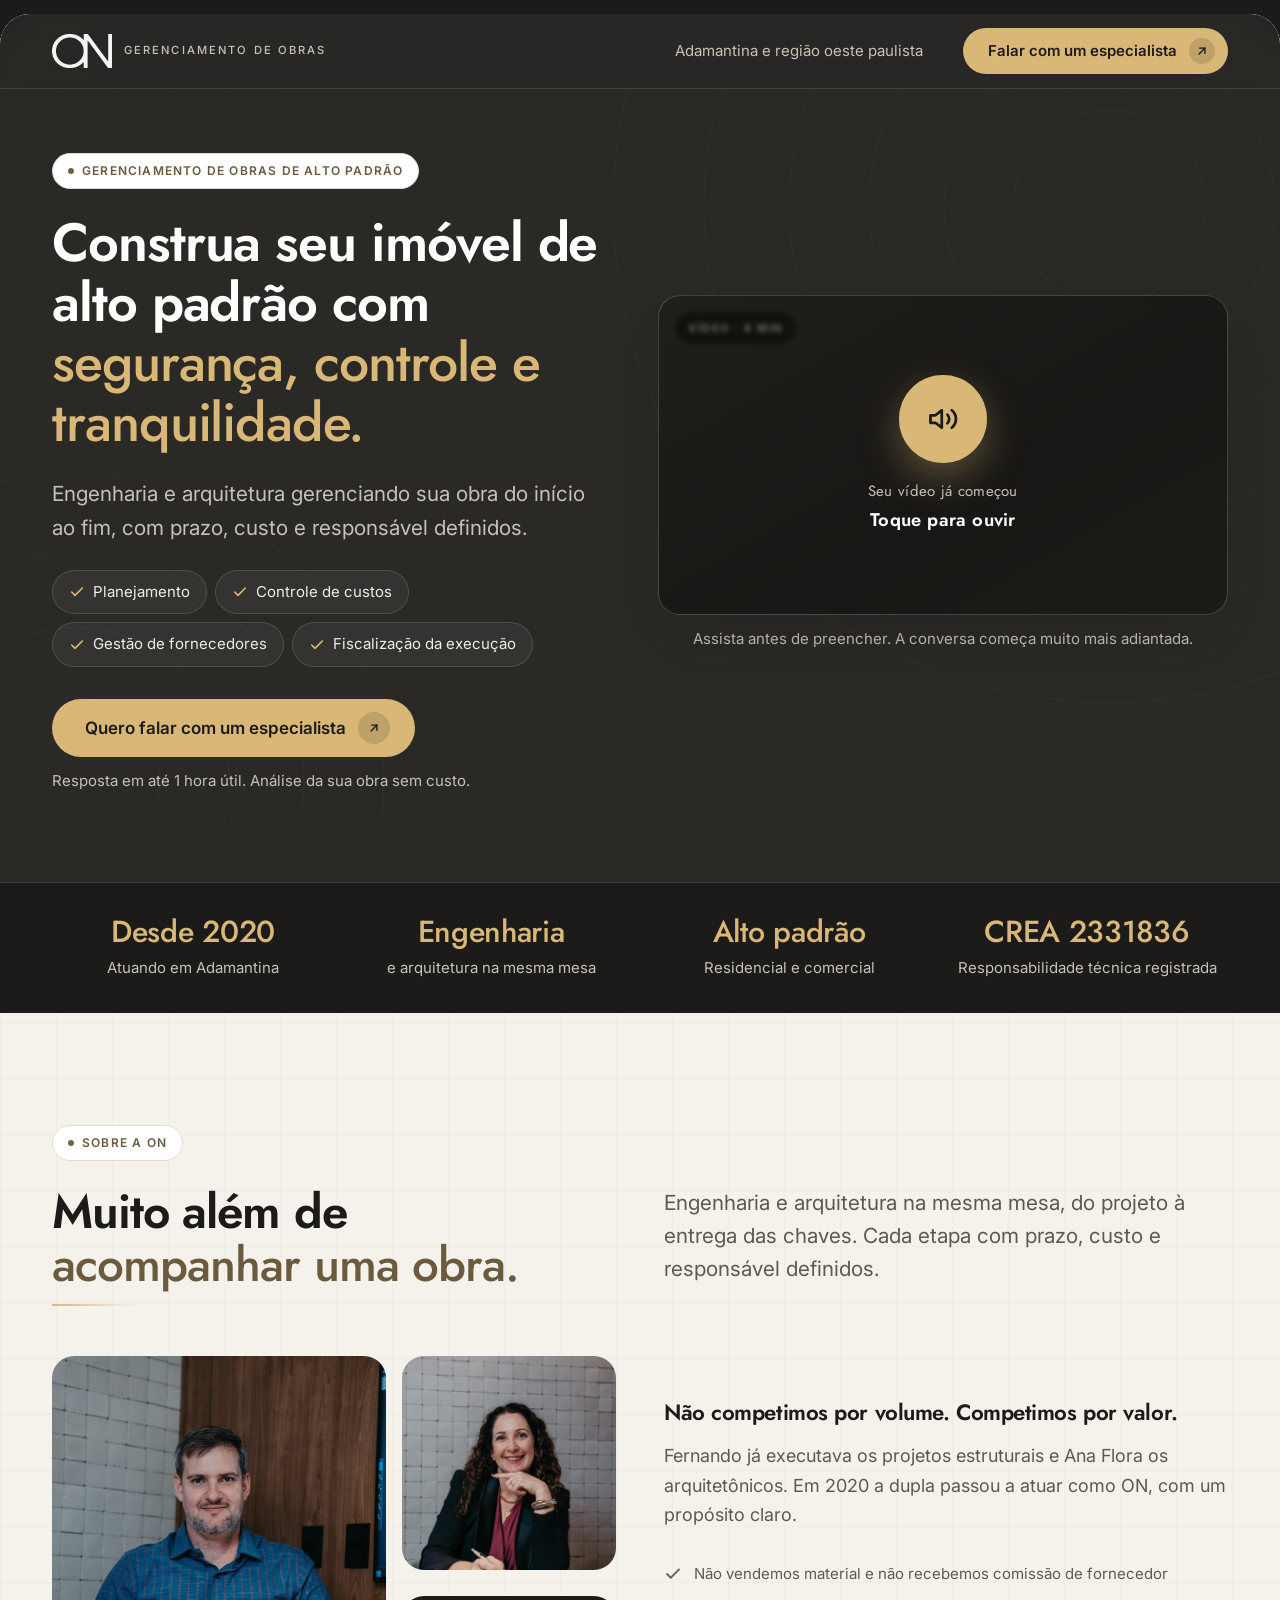
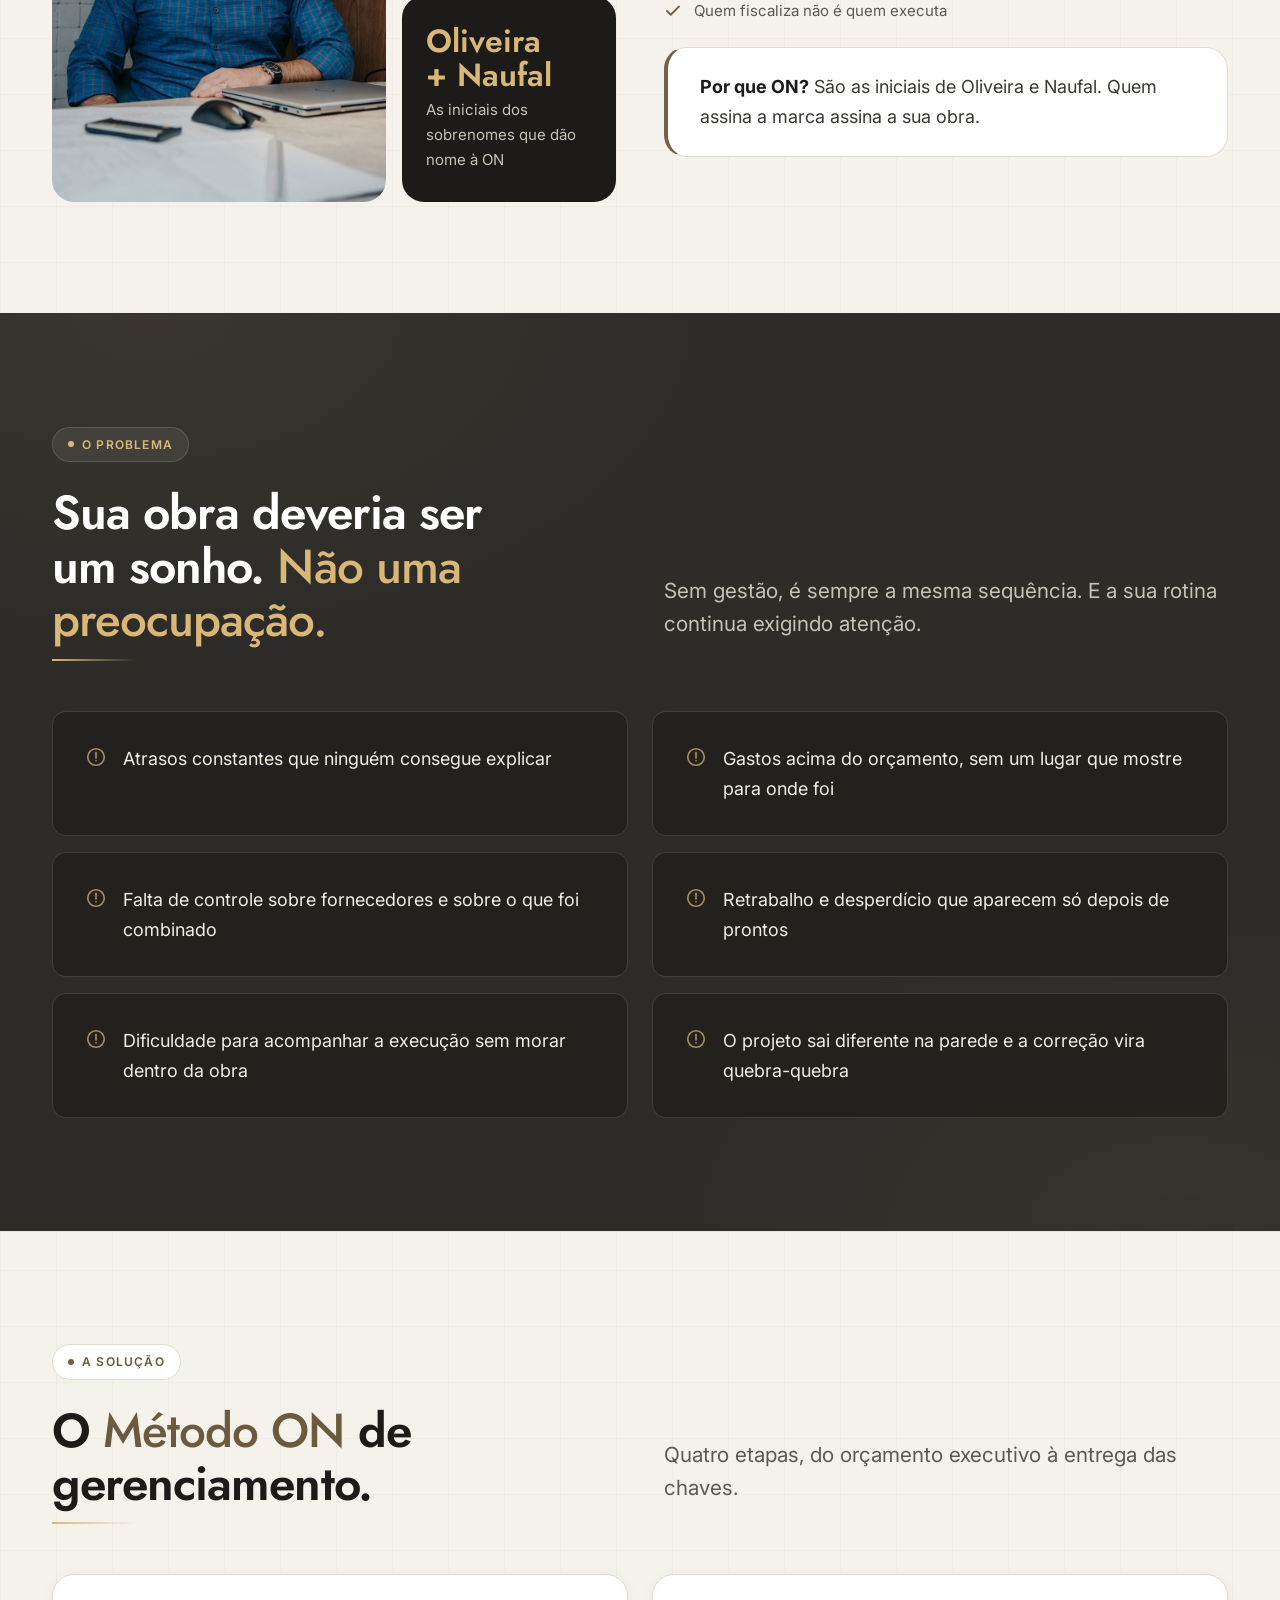
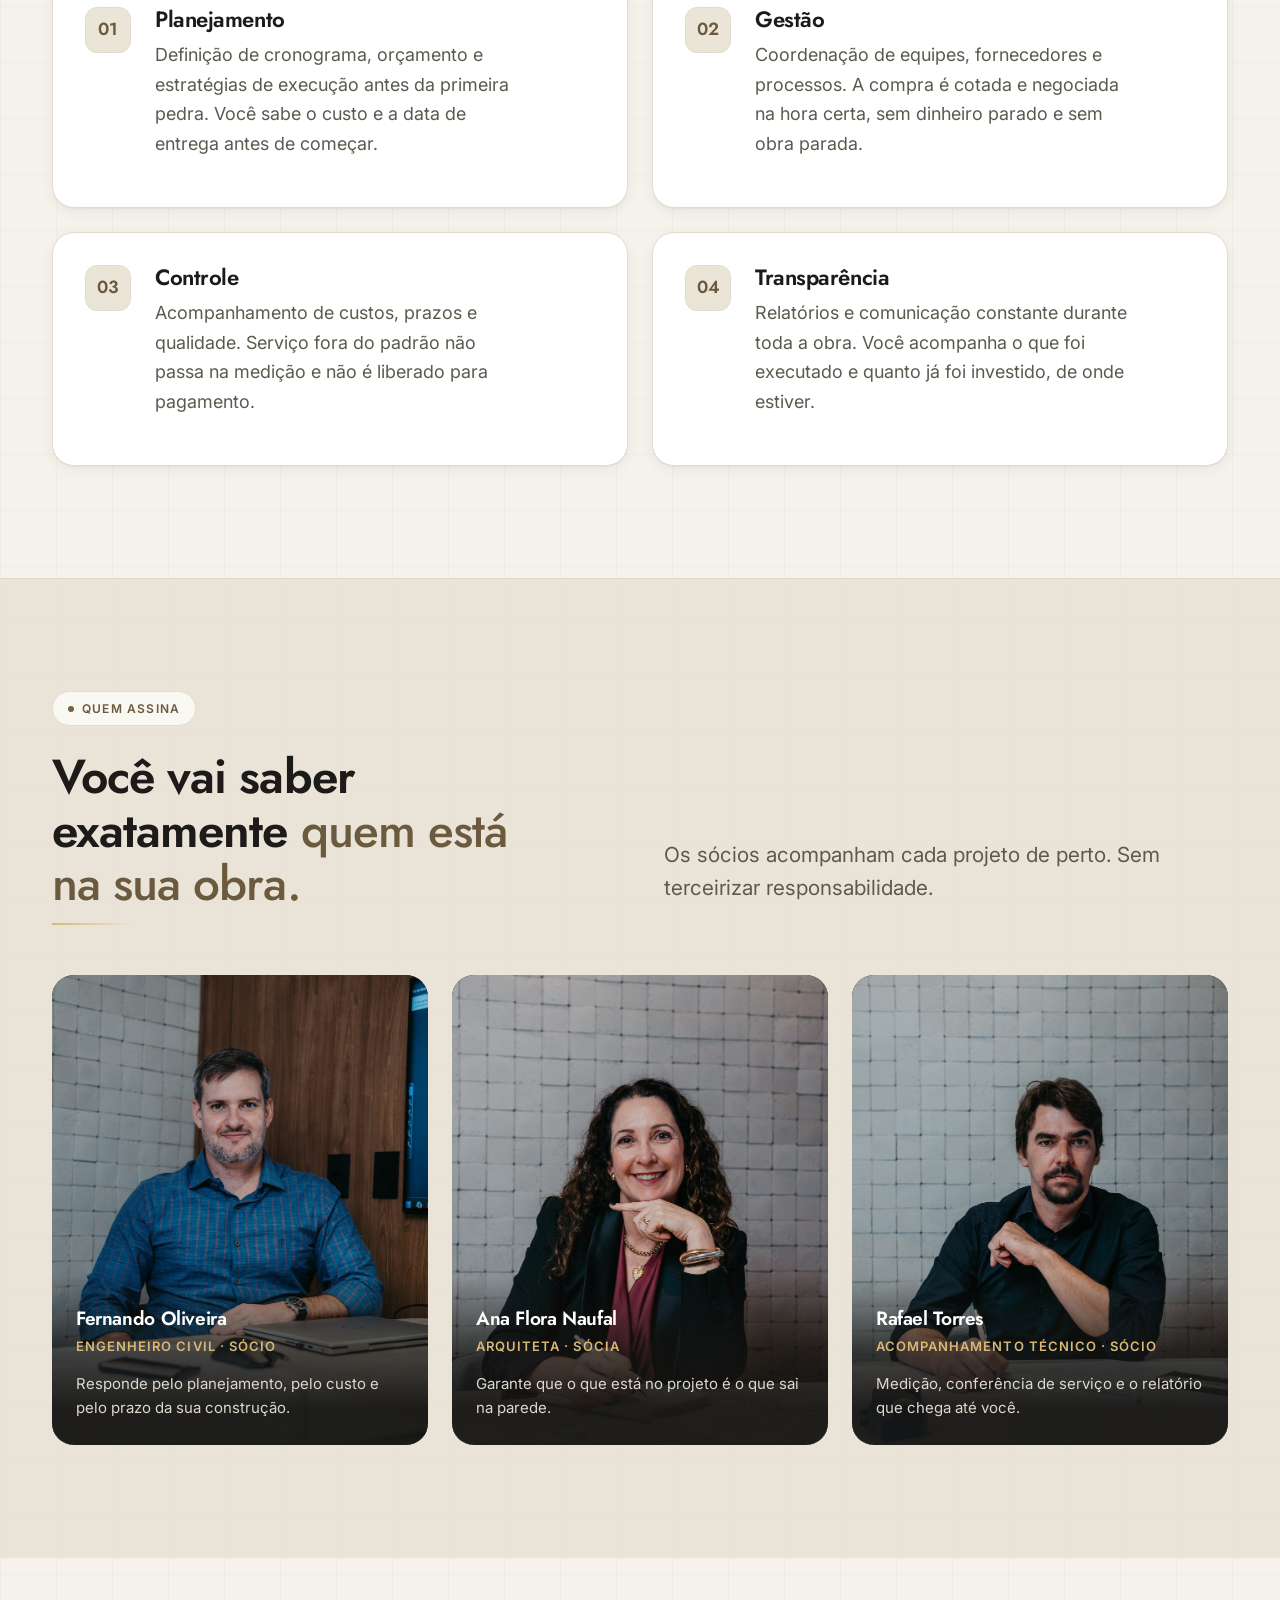
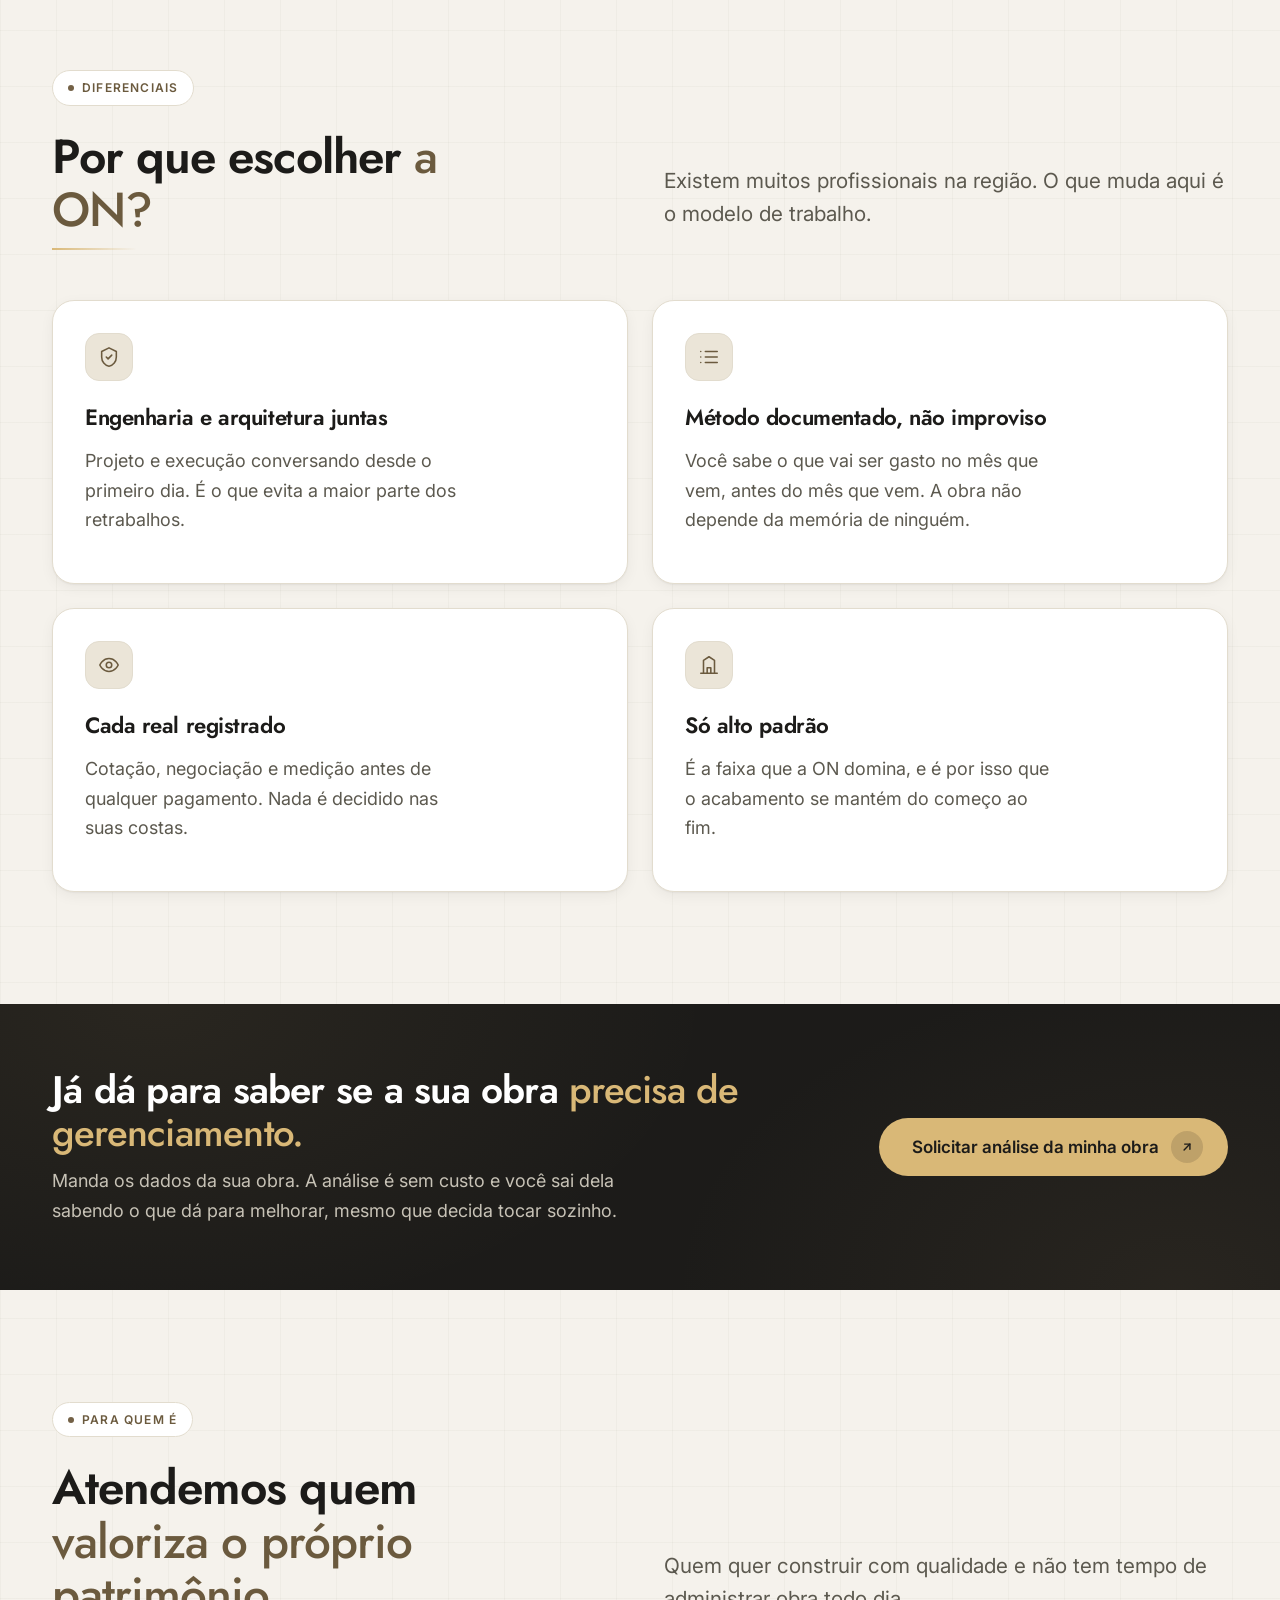
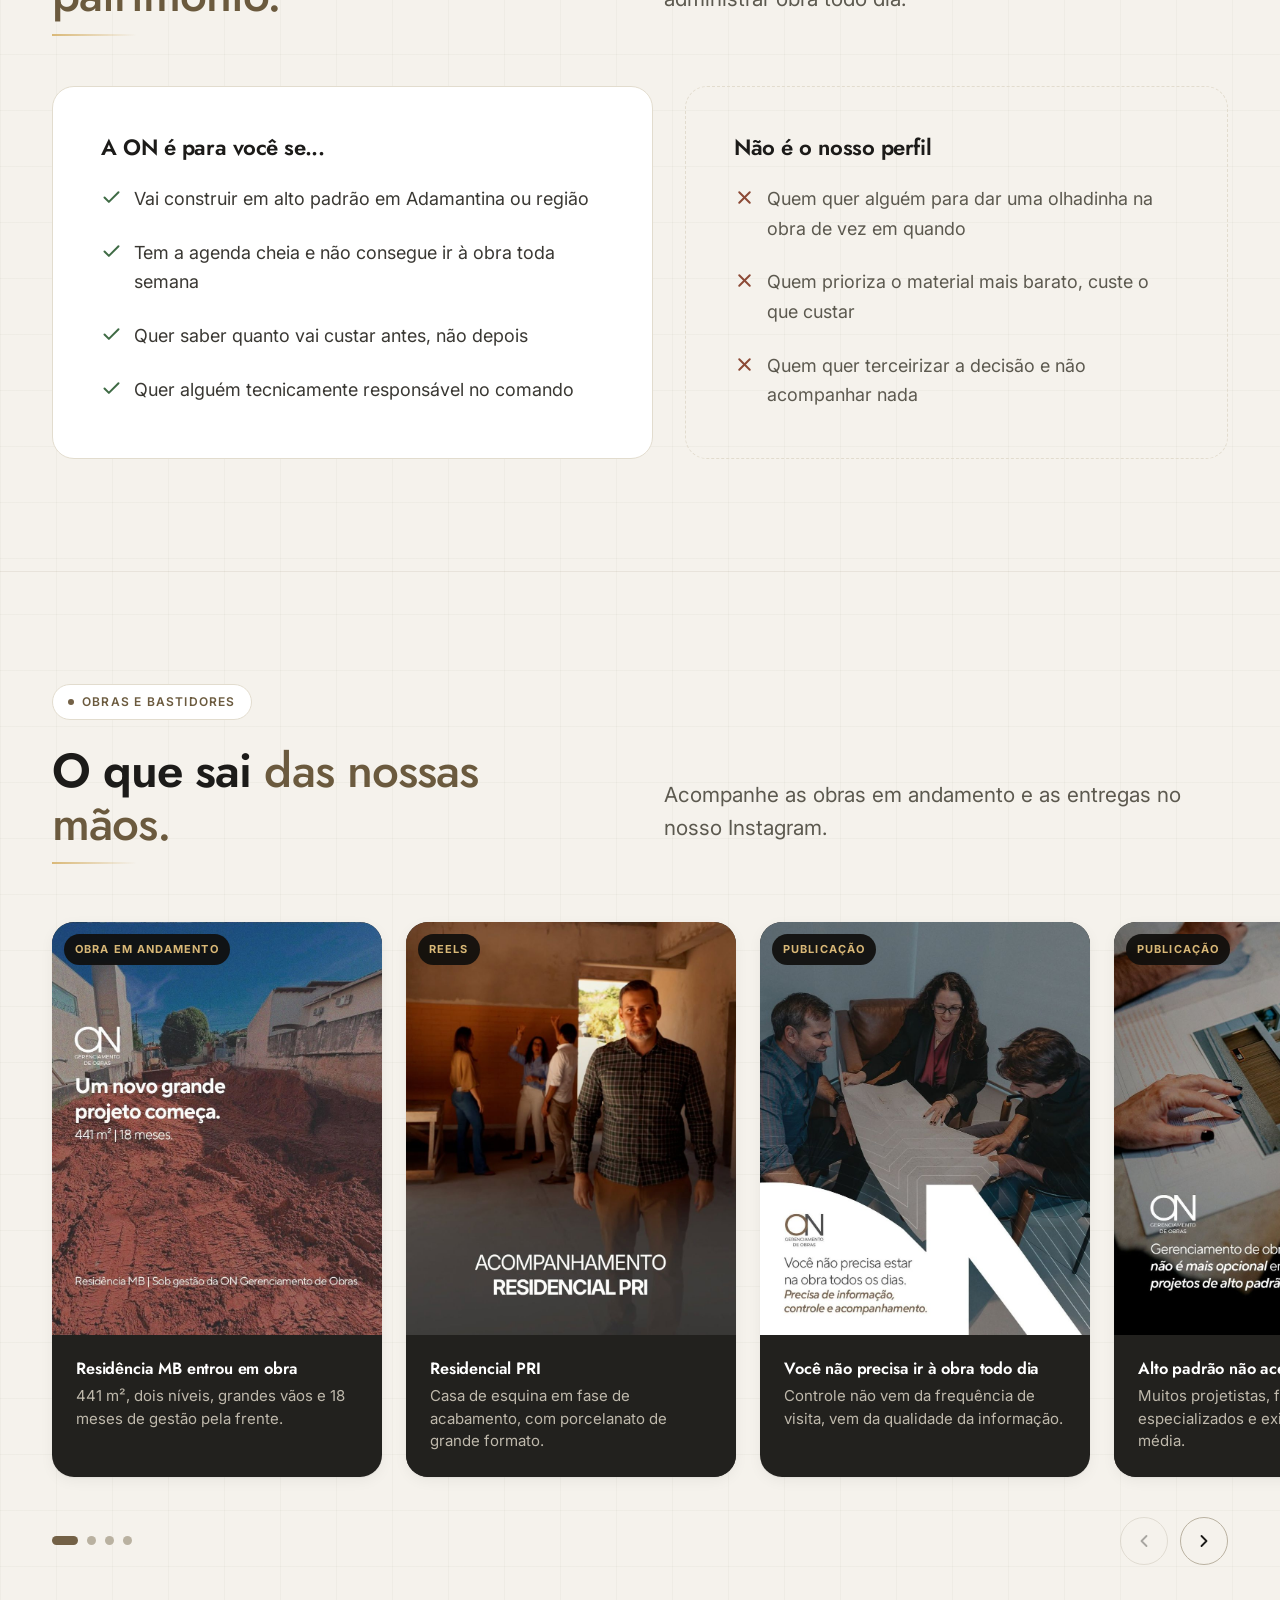
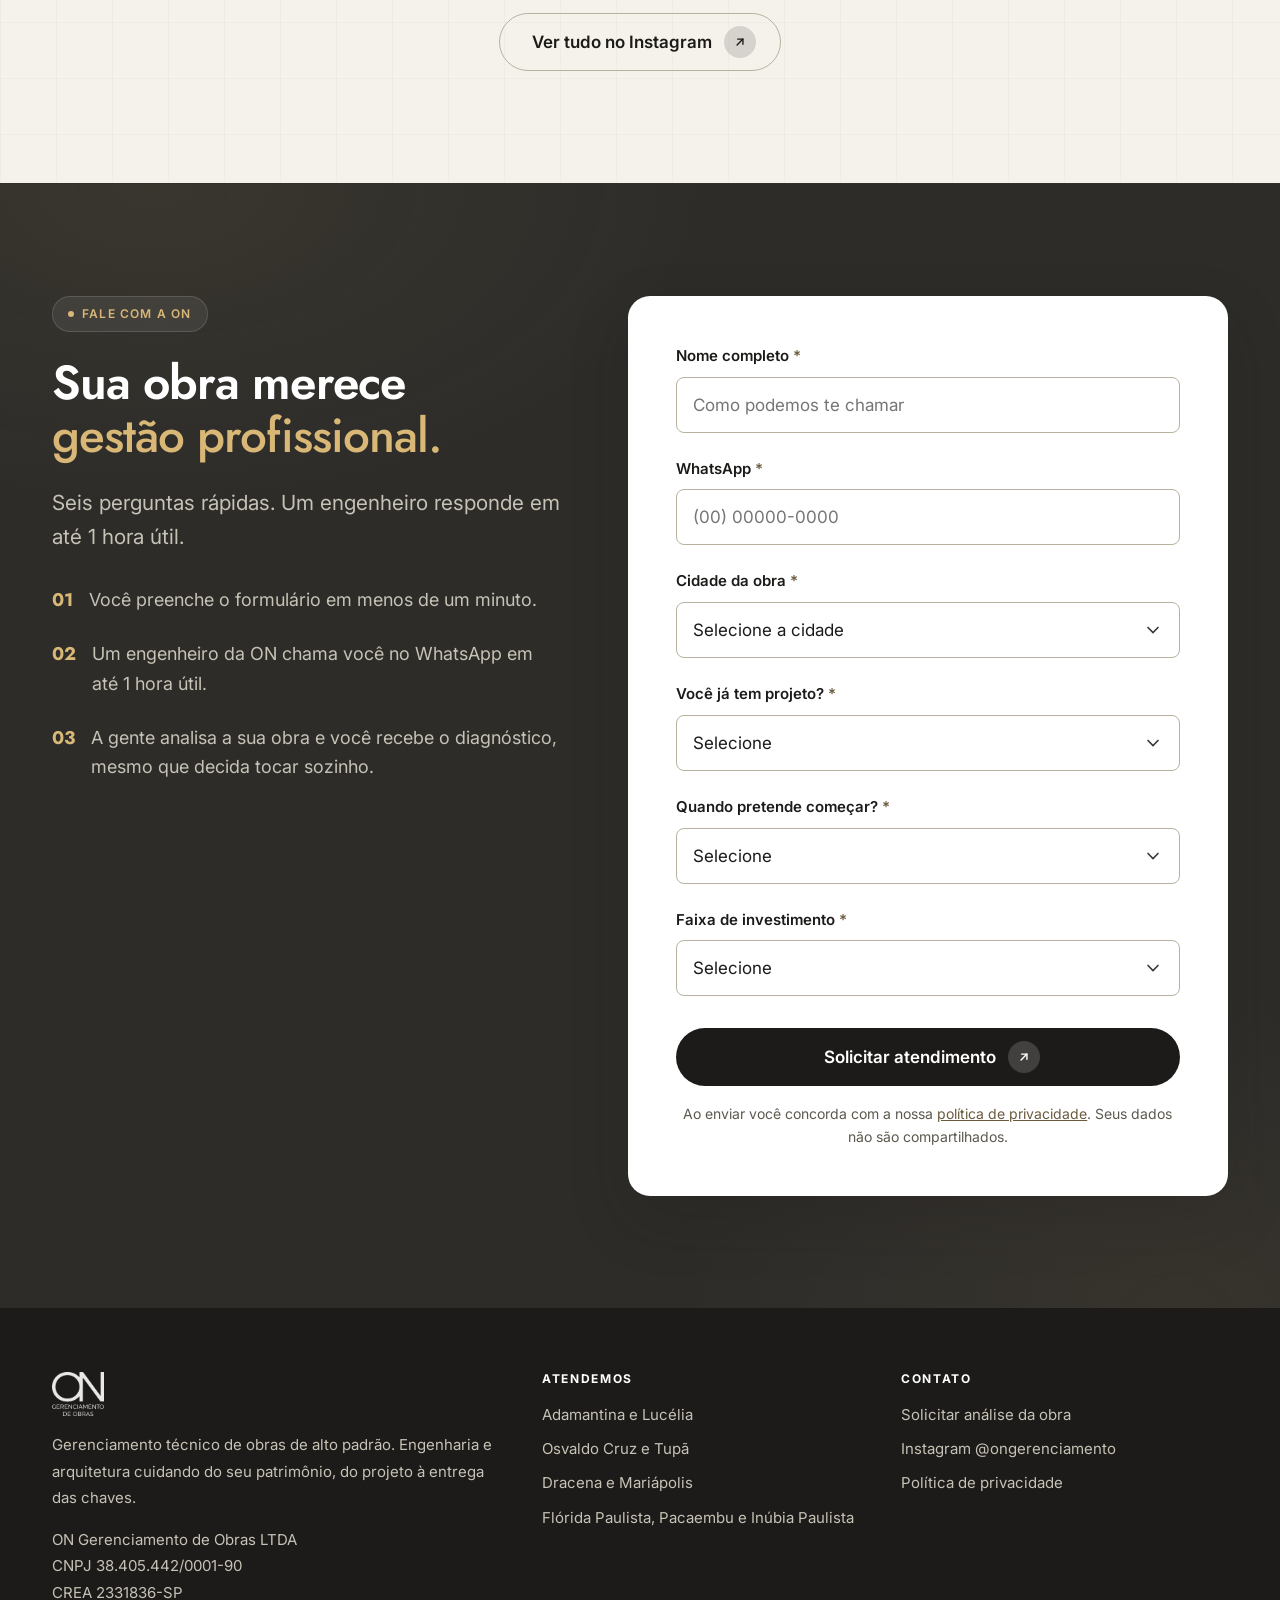
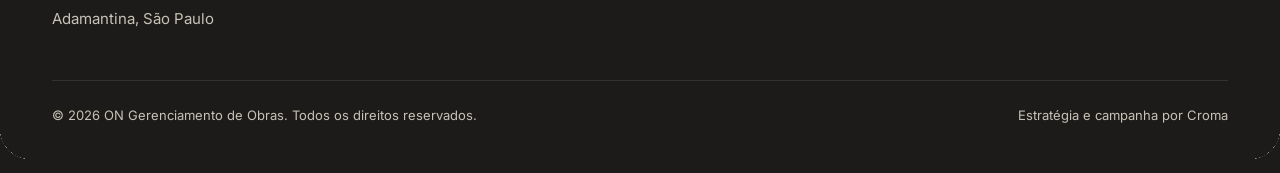
<file: index.html>
<!DOCTYPE html>
<html lang="pt-BR">
<head>
<meta charset="utf-8">
<meta name="viewport" content="width=device-width, initial-scale=1">
<title>Gerenciamento de Obras de Alto Padrão em Adamantina e Região | ON</title>
<meta name="description" content="Construa seu imóvel de alto padrão com segurança, controle e tranquilidade. Engenharia e arquitetura gerenciando sua obra do início ao fim, com método e transparência.">
<meta name="robots" content="index,follow">
<meta property="og:type" content="website">
<meta property="og:title" content="ON Gerenciamento de Obras | Alto padrão em Adamantina e região">
<meta property="og:description" content="Gerenciamos sua obra do início ao fim com método, transparência e acompanhamento técnico especializado.">
<meta property="og:locale" content="pt_BR">
<link rel="preconnect" href="https://connect.facebook.net">
<link rel="preconnect" href="https://fast.wistia.com">
<link rel="preconnect" href="https://fast.wistia.net">
<link rel="preconnect" href="https://embed-ssl.wistia.com" crossorigin>
<link rel="preconnect" href="https://distillery.wistia.com">
<link rel="stylesheet" href="assets/styles.css?v=b464259f">
<script>document.documentElement.className += ' js';</script>

<!-- ============================================================
     PIXEL DA META — ID 2072411560304254
     PageView sai daqui. Os demais eventos saem do app.js pela função
     track(): ViewContent (VSL iniciada, 50% e concluída),
     InitiateCheckout (cliques de CTA e primeiro toque no formulário),
     Lead (envio do formulário) e Contact (clique no WhatsApp).
     O <noscript> fica no início do body, e não aqui, porque dentro
     do <head> só valem link, style e meta.
     ============================================================ -->
<script>
!function(f,b,e,v,n,t,s)
{if(f.fbq)return;n=f.fbq=function(){n.callMethod?
n.callMethod.apply(n,arguments):n.queue.push(arguments)};
if(!f._fbq)f._fbq=n;n.push=n;n.loaded=!0;n.version='2.0';
n.queue=[];t=b.createElement(e);t.async=!0;
t.src=v;s=b.getElementsByTagName(e)[0];
s.parentNode.insertBefore(t,s)}(window, document,'script',
'https://connect.facebook.net/en_US/fbevents.js');
fbq('init', '2072411560304254');
fbq('track', 'PageView');
</script>
</head>
<body>
<noscript><img height="1" width="1" style="display:none" alt=""
src="https://www.facebook.com/tr?id=2072411560304254&amp;ev=PageView&amp;noscript=1"></noscript>
<a href="#contato" class="sr-only">Pular para o formulário</a>

<div class="shell">

<!-- ============================================================
     PLANTA QUE SE CONSTRÓI CONFORME A ROLAGEM
     Cada grupo é uma etapa de obra e é desenhada em uma faixa do
     scroll. Puramente decorativo, marcado como aria-hidden.
     ============================================================ -->
<div class="blueprint" aria-hidden="true">
  <svg class="blueprint__svg" viewBox="0 0 1200 820" preserveAspectRatio="xMidYMax meet">
    <g class="bp-line" fill="none" stroke="currentColor" stroke-width="1.6"
       stroke-linecap="round" stroke-linejoin="round" vector-effect="non-scaling-stroke">

      <!-- 1 · TERRENO E EIXOS -->
      <g data-etapa="terreno">
        <path d="M60 660 H1140"/>
        <path d="M120 660 v34 M1080 660 v34"/>
        <path d="M120 694 H1080"/>
        <path d="M300 640 v40 M470 640 v40 M640 640 v40 M810 640 v40 M980 640 v40"/>
      </g>

      <!-- 2 · FUNDAÇÃO -->
      <g data-etapa="fundacao">
        <path d="M270 660 h60 v46 h-60 z"/>
        <path d="M440 660 h60 v46 h-60 z"/>
        <path d="M610 660 h60 v46 h-60 z"/>
        <path d="M780 660 h60 v46 h-60 z"/>
        <path d="M950 660 h60 v46 h-60 z"/>
        <path d="M270 706 h740"/>
        <path d="M285 706 l30 -46 M455 706 l30 -46 M625 706 l30 -46 M795 706 l30 -46 M965 706 l30 -46"/>
      </g>

      <!-- 3 · PILARES DO TÉRREO -->
      <g data-etapa="pilares">
        <path d="M292 660 V430 M308 660 V430"/>
        <path d="M462 660 V430 M478 660 V430"/>
        <path d="M632 660 V430 M648 660 V430"/>
        <path d="M802 660 V430 M818 660 V430"/>
        <path d="M972 660 V430 M988 660 V430"/>
      </g>

      <!-- 4 · LAJE DO TÉRREO -->
      <g data-etapa="laje1">
        <path d="M250 430 H1030"/>
        <path d="M250 412 H1030"/>
        <path d="M250 412 v18 M1030 412 v18"/>
        <path d="M250 421 H1030" stroke-dasharray="6 10"/>
      </g>

      <!-- 5 · PAVIMENTO SUPERIOR -->
      <g data-etapa="superior">
        <path d="M292 412 V236 M308 412 V236"/>
        <path d="M632 412 V236 M648 412 V236"/>
        <path d="M972 412 V236 M988 412 V236"/>
        <path d="M300 236 H980"/>
        <path d="M300 218 H980"/>
        <path d="M300 218 v18 M980 218 v18"/>
      </g>

      <!-- 6 · COBERTURA -->
      <g data-etapa="cobertura">
        <path d="M262 218 H1018"/>
        <path d="M262 218 l-34 -26 M1018 218 l34 -26"/>
        <path d="M228 192 H1052"/>
        <path d="M228 192 v-14 H1052 v14"/>
        <path d="M470 178 v-30 h44 v30"/>
      </g>

      <!-- 7 · ESQUADRIAS E VÃOS -->
      <g data-etapa="esquadrias">
        <path d="M330 620 h108 v-150 h-108 z"/>
        <path d="M384 620 v-150"/>
        <path d="M500 620 h108 v-150 h-108 z"/>
        <path d="M554 620 v-150"/>
        <path d="M670 620 h108 v-150 h-108 z"/>
        <path d="M840 620 h108 v-150 h-108 z"/>
        <path d="M330 396 h108 v-118 h-108 z"/>
        <path d="M670 396 h108 v-118 h-108 z"/>
        <path d="M840 396 h108 v-118 h-108 z"/>
      </g>

      <!-- 8 · COTAS E ACABAMENTO -->
      <g data-etapa="cotas">
        <path d="M180 218 V660"/>
        <path d="M172 218 h16 M172 660 h16"/>
        <path d="M180 236 l-7 12 h14 z" fill="currentColor" stroke="none"/>
        <path d="M180 642 l-7 -12 h14 z" fill="currentColor" stroke="none"/>
        <path d="M1092 430 V660"/>
        <path d="M1084 430 h16 M1084 660 h16"/>
        <path d="M60 736 h1080" stroke-dasharray="2 12"/>
        <circle cx="1108" cy="600" r="26"/>
        <path d="M1108 574 v52 M1082 600 h52"/>
        <path d="M96 660 c14 -34 14 -70 0 -104 c-14 34 -14 70 0 104"/>
        <path d="M96 660 v-92"/>
      </g>
    </g>
  </svg>
</div>


<!-- ===================== HEADER ===================== -->
<header class="header">
  <div class="wrap header__in">
    <a class="brand" href="#topo" aria-label="ON Gerenciamento de Obras, início">
      <img src="assets/img/logo-on-mark.png" alt="" aria-hidden="true">
      <span class="brand__txt brand__txt--nome">Gerenciamento de obras</span>
    </a>
    <p class="header__tag">Adamantina e região oeste paulista</p>
    <a href="#contato" class="btn btn--primary header__cta" data-cta="header">
      Falar com um especialista
      <span class="arw" aria-hidden="true">
        <svg width="14" height="14" viewBox="0 0 24 24" fill="none" stroke="currentColor" stroke-width="2.4" stroke-linecap="round" stroke-linejoin="round"><path d="M7 17 17 7"/><path d="M8 7h9v9"/></svg>
      </span>
    </a>
  </div>
</header>

<main id="topo">

<!-- ===================== HERO ===================== -->
<section class="hero">
  <svg class="hero__topo" aria-hidden="true" preserveAspectRatio="xMidYMid slice" viewBox="0 0 1200 700">
    <g fill="none" stroke="#D9B877" stroke-opacity=".07" stroke-width="1.1">
      <circle cx="1040" cy="110" r="90"/><circle cx="1040" cy="110" r="155"/>
      <circle cx="1040" cy="110" r="225"/><circle cx="1040" cy="110" r="300"/>
      <circle cx="1040" cy="110" r="380"/><circle cx="1040" cy="110" r="465"/>
      <circle cx="70" cy="650" r="80"/><circle cx="70" cy="650" r="145"/>
      <circle cx="70" cy="650" r="215"/><circle cx="70" cy="650" r="290"/>
    </g>
  </svg>

  <div class="wrap hero__in">
    <div>
      <span class="pill">Gerenciamento de obras de alto padrão</span>
      <h1>Construa seu imóvel de alto padrão com <em>segurança, controle e tranquilidade.</em></h1>
      <p class="hero__sub">Engenharia e arquitetura gerenciando sua obra do início ao fim, com prazo, custo e responsável definidos.</p>

      <ul class="hero__tags">
        <li class="tag"><svg width="16" height="16" viewBox="0 0 24 24" fill="none" stroke="currentColor" stroke-width="2.4" stroke-linecap="round" stroke-linejoin="round" aria-hidden="true"><path d="M20 6 9 17l-5-5"/></svg>Planejamento</li>
        <li class="tag"><svg width="16" height="16" viewBox="0 0 24 24" fill="none" stroke="currentColor" stroke-width="2.4" stroke-linecap="round" stroke-linejoin="round" aria-hidden="true"><path d="M20 6 9 17l-5-5"/></svg>Controle de custos</li>
        <li class="tag"><svg width="16" height="16" viewBox="0 0 24 24" fill="none" stroke="currentColor" stroke-width="2.4" stroke-linecap="round" stroke-linejoin="round" aria-hidden="true"><path d="M20 6 9 17l-5-5"/></svg>Gestão de fornecedores</li>
        <li class="tag"><svg width="16" height="16" viewBox="0 0 24 24" fill="none" stroke="currentColor" stroke-width="2.4" stroke-linecap="round" stroke-linejoin="round" aria-hidden="true"><path d="M20 6 9 17l-5-5"/></svg>Fiscalização da execução</li>
      </ul>

      <div class="hero__cta">
        <a href="#contato" class="btn btn--primary" data-cta="hero">
          Quero falar com um especialista
          <span class="arw" aria-hidden="true"><svg width="14" height="14" viewBox="0 0 24 24" fill="none" stroke="currentColor" stroke-width="2.4" stroke-linecap="round" stroke-linejoin="round"><path d="M7 17 17 7"/><path d="M8 7h9v9"/></svg></span>
        </a>
        <span class="btn__note">Resposta em até 1 hora útil. Análise da sua obra sem custo.</span>
      </div>
    </div>

    <!-- ============================================================
         VSL — Wistia, media-id c3tgrzrn39, 5min57s.
         Para trocar o vídeo, mude o media-id em dois lugares: aqui e
         no <script> do embed no fim do arquivo.

         O player abre mudo e tocando e a camada .vsl__som cobre tudo
         pedindo o toque. A legenda em português é ligada pelo app.js,
         na propriedade captionsEnabled, porque este player não aceita
         atributo para isso. Ao
         tocar, o áudio liga e o vídeo volta ao início, para o lead não
         perder o gancho dos primeiros segundos.

         Os controles que tiram o visitante da página estão desligados:
         menu de três pontos, tela cheia, e o copiar link e miniatura
         do botão direito. Sobra a barra de progresso e o volume.
         ============================================================ -->
    <div class="vsl reveal reveal--zoom" id="vslBloco">
      <div class="vsl__frame" id="vsl">
        <wistia-player media-id="c3tgrzrn39"
                       aspect="1.7777777777777777"
                       player-color="#D9B877"
                       autoplay="true"
                       muted="true"
                       settings-control="false"
                       fullscreen-button="false"
                       small-play-button="false"
                       copy-link-and-thumbnail-enabled="false"></wistia-player>

        <button class="vsl__som" id="vslSom" type="button">
          <span class="vsl__som-icone" aria-hidden="true">
            <svg width="30" height="30" viewBox="0 0 24 24" fill="none" stroke="currentColor" stroke-width="2.2" stroke-linecap="round" stroke-linejoin="round"><path d="M11 5 6 9H2v6h4l5 4V5Z"/><path d="M15.5 8.5a5 5 0 0 1 0 7"/><path d="M19 5a9 9 0 0 1 0 14"/></svg>
          </span>
          <span class="vsl__som-texto">Seu vídeo já começou<b>Toque para ouvir</b></span>
        </button>

        <span class="vsl__badge">Vídeo · 6 min</span>
      </div>
      <p class="vsl__caption">Assista antes de preencher. A conversa começa muito mais adiantada.</p>
    </div>
  </div>
</section>

<!-- ===================== CREDENCIAIS ===================== -->
<section class="creds">
  <div class="wrap creds__grid">
    <div class="cred"><div class="cred__k">Desde 2020</div><span class="cred__v">Atuando em Adamantina</span></div>
    <div class="cred"><div class="cred__k">Engenharia</div><span class="cred__v">e arquitetura na mesma mesa</span></div>
    <div class="cred"><div class="cred__k">Alto padrão</div><span class="cred__v">Residencial e comercial</span></div>
    <div class="cred"><div class="cred__k">CREA 2331836</div><span class="cred__v">Responsabilidade técnica registrada</span></div>
  </div>
</section>

<!-- ===================== SOBRE A ON ===================== -->
<section class="section" id="sobre">
  <div class="wrap">
    <div class="head--split">
      <div>
        <span class="pill">Sobre a ON</span>
        <h2 class="h2">Muito além de <em>acompanhar uma obra.</em></h2>
      </div>
      <p class="lead">Engenharia e arquitetura na mesma mesa, do projeto à entrega das chaves. Cada etapa com prazo, custo e responsável definidos.</p>
    </div>

    <div class="about">
      <div class="about__media reveal reveal--left">
        <figure><img src="assets/img/fernando.jpg" alt="Fernando Oliveira, engenheiro civil e sócio da ON, no escritório" loading="lazy" width="900" height="1125"></figure>
        <div class="about__side">
          <figure><img src="assets/img/anaflora.jpg" alt="Ana Flora Naufal, arquiteta e sócia da ON, no escritório" loading="lazy" width="900" height="1125"></figure>
          <div class="stat"><b>Oliveira<br>+ Naufal</b><span>As iniciais dos sobrenomes que dão nome à ON</span></div>
        </div>
      </div>

      <div class="reveal reveal--right">
        <h3 style="font-size:var(--fs-h3);margin-bottom:var(--sp-4)">Não competimos por volume. Competimos por valor.</h3>
        <p style="color:var(--text-soft)">Fernando já executava os projetos estruturais e Ana Flora os arquitetônicos. Em 2020 a dupla passou a atuar como ON, com um propósito claro.</p>

        <ul class="mini" style="margin-top:var(--sp-6)">
          <li><svg width="18" height="18" viewBox="0 0 24 24" fill="none" stroke="currentColor" stroke-width="2.4" stroke-linecap="round" stroke-linejoin="round" aria-hidden="true"><path d="M20 6 9 17l-5-5"/></svg><span>Não vendemos material e não recebemos comissão de fornecedor</span></li>
          <li><svg width="18" height="18" viewBox="0 0 24 24" fill="none" stroke="currentColor" stroke-width="2.4" stroke-linecap="round" stroke-linejoin="round" aria-hidden="true"><path d="M20 6 9 17l-5-5"/></svg><span>Quem fiscaliza não é quem executa</span></li>
        </ul>

        <div class="origin">
          <p><b>Por que ON?</b> São as iniciais de Oliveira e Naufal. Quem assina a marca assina a sua obra.</p>
        </div>
      </div>
    </div>
  </div>
</section>

<!-- ===================== O PROBLEMA ===================== -->
<section class="section section--dark" id="problema">
  <div class="wrap">
    <div class="head--split">
      <div>
        <span class="pill">O problema</span>
        <h2 class="h2">Sua obra deveria ser um sonho. <em>Não uma preocupação.</em></h2>
      </div>
      <p class="lead">Sem gestão, é sempre a mesma sequência. E a sua rotina continua exigindo atenção.</p>
    </div>

    <ul class="pains">
      <li class="pain reveal"><svg width="22" height="22" viewBox="0 0 24 24" fill="none" stroke="currentColor" stroke-width="1.8" stroke-linecap="round" aria-hidden="true"><circle cx="12" cy="12" r="9"/><path d="M12 7v6"/><path d="M12 16h.01"/></svg><span>Atrasos constantes que ninguém consegue explicar</span></li>
      <li class="pain reveal"><svg width="22" height="22" viewBox="0 0 24 24" fill="none" stroke="currentColor" stroke-width="1.8" stroke-linecap="round" aria-hidden="true"><circle cx="12" cy="12" r="9"/><path d="M12 7v6"/><path d="M12 16h.01"/></svg><span>Gastos acima do orçamento, sem um lugar que mostre para onde foi</span></li>
      <li class="pain reveal"><svg width="22" height="22" viewBox="0 0 24 24" fill="none" stroke="currentColor" stroke-width="1.8" stroke-linecap="round" aria-hidden="true"><circle cx="12" cy="12" r="9"/><path d="M12 7v6"/><path d="M12 16h.01"/></svg><span>Falta de controle sobre fornecedores e sobre o que foi combinado</span></li>
      <li class="pain reveal"><svg width="22" height="22" viewBox="0 0 24 24" fill="none" stroke="currentColor" stroke-width="1.8" stroke-linecap="round" aria-hidden="true"><circle cx="12" cy="12" r="9"/><path d="M12 7v6"/><path d="M12 16h.01"/></svg><span>Retrabalho e desperdício que aparecem só depois de prontos</span></li>
      <li class="pain reveal"><svg width="22" height="22" viewBox="0 0 24 24" fill="none" stroke="currentColor" stroke-width="1.8" stroke-linecap="round" aria-hidden="true"><circle cx="12" cy="12" r="9"/><path d="M12 7v6"/><path d="M12 16h.01"/></svg><span>Dificuldade para acompanhar a execução sem morar dentro da obra</span></li>
      <li class="pain reveal"><svg width="22" height="22" viewBox="0 0 24 24" fill="none" stroke="currentColor" stroke-width="1.8" stroke-linecap="round" aria-hidden="true"><circle cx="12" cy="12" r="9"/><path d="M12 7v6"/><path d="M12 16h.01"/></svg><span>O projeto sai diferente na parede e a correção vira quebra-quebra</span></li>
    </ul>
  </div>
</section>

<!-- ===================== MÉTODO ON ===================== -->
<section class="section" id="metodo">
  <div class="wrap">
    <div class="head--split">
      <div>
        <span class="pill">A solução</span>
        <h2 class="h2">O <em>Método ON</em> de gerenciamento.</h2>
      </div>
      <p class="lead">Quatro etapas, do orçamento executivo à entrega das chaves.</p>
    </div>

    <div class="grid grid--2">
      <article class="card card--num reveal">
        <span class="num">01</span>
        <div>
          <h3>Planejamento</h3>
          <p>Definição de cronograma, orçamento e estratégias de execução antes da primeira pedra. Você sabe o custo e a data de entrega antes de começar.</p>
        </div>
      </article>
      <article class="card card--num reveal">
        <span class="num">02</span>
        <div>
          <h3>Gestão</h3>
          <p>Coordenação de equipes, fornecedores e processos. A compra é cotada e negociada na hora certa, sem dinheiro parado e sem obra parada.</p>
        </div>
      </article>
      <article class="card card--num reveal">
        <span class="num">03</span>
        <div>
          <h3>Controle</h3>
          <p>Acompanhamento de custos, prazos e qualidade. Serviço fora do padrão não passa na medição e não é liberado para pagamento.</p>
        </div>
      </article>
      <article class="card card--num reveal">
        <span class="num">04</span>
        <div>
          <h3>Transparência</h3>
          <p>Relatórios e comunicação constante durante toda a obra. Você acompanha o que foi executado e quanto já foi investido, de onde estiver.</p>
        </div>
      </article>
    </div>
  </div>
</section>

<!-- ===================== EQUIPE ===================== -->
<section class="section section--sand" id="equipe">
  <div class="wrap">
    <div class="head--split">
      <div>
        <span class="pill">Quem assina</span>
        <h2 class="h2">Você vai saber exatamente <em>quem está na sua obra.</em></h2>
      </div>
      <p class="lead">Os sócios acompanham cada projeto de perto. Sem terceirizar responsabilidade.</p>
    </div>

    <div class="people">
      <figure class="person reveal">
        <img src="assets/img/fernando.jpg" alt="Fernando Oliveira, engenheiro civil e sócio da ON" loading="lazy" width="900" height="1125">
        <figcaption class="person__cap">
          <h3>Fernando Oliveira</h3>
          <span class="person__role">Engenheiro civil · Sócio</span>
          <p>Responde pelo planejamento, pelo custo e pelo prazo da sua construção.</p>
        </figcaption>
      </figure>
      <figure class="person reveal">
        <img src="assets/img/anaflora.jpg" alt="Ana Flora Naufal, arquiteta e sócia da ON" loading="lazy" width="900" height="1125">
        <figcaption class="person__cap">
          <h3>Ana Flora Naufal</h3>
          <span class="person__role">Arquiteta · Sócia</span>
          <p>Garante que o que está no projeto é o que sai na parede.</p>
        </figcaption>
      </figure>
      <figure class="person reveal">
        <img src="assets/img/rafael.jpg" alt="Rafael Torres, sócio da ON, responsável pelo acompanhamento técnico" loading="lazy" width="900" height="1125">
        <figcaption class="person__cap">
          <h3>Rafael Torres</h3>
          <span class="person__role">Acompanhamento técnico · Sócio</span>
          <p>Medição, conferência de serviço e o relatório que chega até você.</p>
        </figcaption>
      </figure>
    </div>
  </div>
</section>

<!-- ===================== DIFERENCIAIS ===================== -->
<section class="section" id="diferenciais">
  <div class="wrap">
    <div class="head--split">
      <div>
        <span class="pill">Diferenciais</span>
        <h2 class="h2">Por que escolher <em>a ON?</em></h2>
      </div>
      <p class="lead">Existem muitos profissionais na região. O que muda aqui é o modelo de trabalho.</p>
    </div>

    <div class="grid grid--2">
      <article class="card reveal">
        <div class="icon-badge" aria-hidden="true"><svg width="22" height="22" viewBox="0 0 24 24" fill="none" stroke="currentColor" stroke-width="1.7" stroke-linecap="round" stroke-linejoin="round"><path d="M12 2 4 6v6c0 5 3.4 9.4 8 10 4.6-.6 8-5 8-10V6Z"/><path d="m9 12 2 2 4-4"/></svg></div>
        <h3>Engenharia e arquitetura juntas</h3>
        <p>Projeto e execução conversando desde o primeiro dia. É o que evita a maior parte dos retrabalhos.</p>
      </article>
      <article class="card reveal">
        <div class="icon-badge" aria-hidden="true"><svg width="22" height="22" viewBox="0 0 24 24" fill="none" stroke="currentColor" stroke-width="1.7" stroke-linecap="round" stroke-linejoin="round"><path d="M8 6h13"/><path d="M8 12h13"/><path d="M8 18h13"/><path d="M3 6h.01"/><path d="M3 12h.01"/><path d="M3 18h.01"/></svg></div>
        <h3>Método documentado, não improviso</h3>
        <p>Você sabe o que vai ser gasto no mês que vem, antes do mês que vem. A obra não depende da memória de ninguém.</p>
      </article>
      <article class="card reveal">
        <div class="icon-badge" aria-hidden="true"><svg width="22" height="22" viewBox="0 0 24 24" fill="none" stroke="currentColor" stroke-width="1.7" stroke-linecap="round" stroke-linejoin="round"><path d="M2 12s3-7 10-7 10 7 10 7-3 7-10 7-10-7-10-7Z"/><circle cx="12" cy="12" r="3"/></svg></div>
        <h3>Cada real registrado</h3>
        <p>Cotação, negociação e medição antes de qualquer pagamento. Nada é decidido nas suas costas.</p>
      </article>
      <article class="card reveal">
        <div class="icon-badge" aria-hidden="true"><svg width="22" height="22" viewBox="0 0 24 24" fill="none" stroke="currentColor" stroke-width="1.7" stroke-linecap="round" stroke-linejoin="round"><path d="M3 21h18"/><path d="M6 21V7l6-4 6 4v14"/><path d="M10 21v-6h4v6"/></svg></div>
        <h3>Só alto padrão</h3>
        <p>É a faixa que a ON domina, e é por isso que o acabamento se mantém do começo ao fim.</p>
      </article>
    </div>
  </div>
</section>

<!-- ===================== CTA INTERMEDIÁRIO ===================== -->
<section class="cta-band">
  <div class="wrap cta-band__in">
    <div>
      <h2>Já dá para saber se a sua obra <em>precisa de gerenciamento.</em></h2>
      <p>Manda os dados da sua obra. A análise é sem custo e você sai dela sabendo o que dá para melhorar, mesmo que decida tocar sozinho.</p>
    </div>
    <div>
      <a href="#contato" class="btn btn--primary" data-cta="meio">
        Solicitar análise da minha obra
        <span class="arw" aria-hidden="true"><svg width="14" height="14" viewBox="0 0 24 24" fill="none" stroke="currentColor" stroke-width="2.4" stroke-linecap="round" stroke-linejoin="round"><path d="M7 17 17 7"/><path d="M8 7h9v9"/></svg></span>
      </a>
    </div>
  </div>
</section>

<!-- ===================== PARA QUEM É ===================== -->
<section class="section" id="para-quem">
  <div class="wrap">
    <div class="head--split">
      <div>
        <span class="pill">Para quem é</span>
        <h2 class="h2">Atendemos quem <em>valoriza o próprio patrimônio.</em></h2>
      </div>
      <p class="lead">Quem quer construir com qualidade e não tem tempo de administrar obra todo dia.</p>
    </div>

    <div class="fit">
      <div class="fit__col fit__col--yes reveal reveal--left">
        <h3>A ON é para você se...</h3>
        <ul class="fit__list">
          <li><svg width="21" height="21" viewBox="0 0 24 24" fill="none" stroke="currentColor" stroke-width="2.3" stroke-linecap="round" stroke-linejoin="round" aria-hidden="true"><path d="M20 6 9 17l-5-5"/></svg><span>Vai construir em alto padrão em Adamantina ou região</span></li>
          <li><svg width="21" height="21" viewBox="0 0 24 24" fill="none" stroke="currentColor" stroke-width="2.3" stroke-linecap="round" stroke-linejoin="round" aria-hidden="true"><path d="M20 6 9 17l-5-5"/></svg><span>Tem a agenda cheia e não consegue ir à obra toda semana</span></li>
          <li><svg width="21" height="21" viewBox="0 0 24 24" fill="none" stroke="currentColor" stroke-width="2.3" stroke-linecap="round" stroke-linejoin="round" aria-hidden="true"><path d="M20 6 9 17l-5-5"/></svg><span>Quer saber quanto vai custar antes, não depois</span></li>
          <li><svg width="21" height="21" viewBox="0 0 24 24" fill="none" stroke="currentColor" stroke-width="2.3" stroke-linecap="round" stroke-linejoin="round" aria-hidden="true"><path d="M20 6 9 17l-5-5"/></svg><span>Quer alguém tecnicamente responsável no comando</span></li>
        </ul>
      </div>
      <div class="fit__col fit__col--no reveal reveal--right">
        <h3>Não é o nosso perfil</h3>
        <ul class="fit__list">
          <li><svg width="21" height="21" viewBox="0 0 24 24" fill="none" stroke="currentColor" stroke-width="2.3" stroke-linecap="round" aria-hidden="true"><path d="M18 6 6 18"/><path d="m6 6 12 12"/></svg><span>Quem quer alguém para dar uma olhadinha na obra de vez em quando</span></li>
          <li><svg width="21" height="21" viewBox="0 0 24 24" fill="none" stroke="currentColor" stroke-width="2.3" stroke-linecap="round" aria-hidden="true"><path d="M18 6 6 18"/><path d="m6 6 12 12"/></svg><span>Quem prioriza o material mais barato, custe o que custar</span></li>
          <li><svg width="21" height="21" viewBox="0 0 24 24" fill="none" stroke="currentColor" stroke-width="2.3" stroke-linecap="round" aria-hidden="true"><path d="M18 6 6 18"/><path d="m6 6 12 12"/></svg><span>Quem quer terceirizar a decisão e não acompanhar nada</span></li>
        </ul>
      </div>
    </div>
  </div>
</section>

<!-- ===================== PORTFÓLIO / INSTAGRAM ===================== -->
<section class="section" id="obras">
  <div class="wrap">
    <div class="head--split">
      <div>
        <span class="pill">Obras e bastidores</span>
        <h2 class="h2">O que sai <em>das nossas mãos.</em></h2>
      </div>
      <p class="lead">Acompanhe as obras em andamento e as entregas no nosso Instagram.</p>
    </div>
  </div>

  <!-- O carrossel sangra até a borda para indicar que há mais conteúdo ao lado -->
  <div class="carrossel" role="region" aria-roledescription="carrossel"
       aria-label="Publicações da ON no Instagram" id="feedON">
    <div class="carrossel__track" id="feedTrack" tabindex="0" aria-live="polite">
      <!-- preenchido por assets/app.js a partir de CONFIG.instagram -->
    </div>

    <div class="wrap carrossel__ui">
      <div class="carrossel__dots" id="feedDots" role="tablist" aria-label="Escolher publicação"></div>
      <div class="carrossel__nav">
        <button class="cbtn" type="button" id="feedPrev" aria-label="Publicação anterior">
          <svg width="20" height="20" viewBox="0 0 24 24" fill="none" stroke="currentColor" stroke-width="2.2" stroke-linecap="round" stroke-linejoin="round" aria-hidden="true"><path d="m15 18-6-6 6-6"/></svg>
        </button>
        <button class="cbtn" type="button" id="feedNext" aria-label="Próxima publicação">
          <svg width="20" height="20" viewBox="0 0 24 24" fill="none" stroke="currentColor" stroke-width="2.2" stroke-linecap="round" stroke-linejoin="round" aria-hidden="true"><path d="m9 18 6-6-6-6"/></svg>
        </button>
      </div>
    </div>
  </div>

  <div class="wrap center" style="margin-top:var(--sp-7)">
    <a class="btn btn--ghost" href="https://www.instagram.com/ongerenciamento/" target="_blank" rel="noopener" data-cta="instagram">
      Ver tudo no Instagram
      <span class="arw" aria-hidden="true"><svg width="14" height="14" viewBox="0 0 24 24" fill="none" stroke="currentColor" stroke-width="2.4" stroke-linecap="round" stroke-linejoin="round"><path d="M7 17 17 7"/><path d="M8 7h9v9"/></svg></span>
    </a>
  </div>
</section>

<!-- ===================== FORMULÁRIO ===================== -->
<section class="section section--dark form-block" id="contato">
  <div class="wrap form-grid">
    <div class="form-aside">
      <span class="pill">Fale com a ON</span>
      <h2 class="h2">Sua obra merece <em>gestão profissional.</em></h2>
      <p class="lead">Seis perguntas rápidas. Um engenheiro responde em até 1 hora útil.</p>

      <ol class="steps">
        <li><b>01</b><p>Você preenche o formulário em menos de um minuto.</p></li>
        <li><b>02</b><p>Um engenheiro da ON chama você no WhatsApp em até 1 hora útil.</p></li>
        <li><b>03</b><p>A gente analisa a sua obra e você recebe o diagnóstico, mesmo que decida tocar sozinho.</p></li>
      </ol>
    </div>

    <form class="form" id="leadForm" novalidate>
      <div class="form__body">
        <div class="field">
          <label for="nome">Nome completo <span class="req" aria-hidden="true">*</span></label>
          <input type="text" id="nome" name="nome" autocomplete="name" required aria-describedby="err-nome" placeholder="Como podemos te chamar">
          <p class="error" id="err-nome">Preencha o seu nome.</p>
        </div>

        <div class="field">
          <label for="whatsapp">WhatsApp <span class="req" aria-hidden="true">*</span></label>
          <input type="tel" id="whatsapp" name="whatsapp" inputmode="numeric" autocomplete="tel" required aria-describedby="err-whatsapp" placeholder="(00) 00000-0000" maxlength="16">
          <p class="error" id="err-whatsapp">Informe um WhatsApp com DDD.</p>
        </div>

        <div class="field">
          <label for="cidade">Cidade da obra <span class="req" aria-hidden="true">*</span></label>
          <select id="cidade" name="cidade" required aria-describedby="err-cidade">
            <option value="">Selecione a cidade</option>
            <option>Adamantina</option><option>Lucélia</option><option>Osvaldo Cruz</option>
            <option>Tupã</option><option>Dracena</option><option>Mariápolis</option>
            <option>Flórida Paulista</option><option>Pacaembu</option><option>Inúbia Paulista</option>
            <option>Outra cidade</option>
          </select>
          <p class="error" id="err-cidade">Escolha a cidade da obra.</p>
        </div>

        <div class="field">
          <label for="projeto">Você já tem projeto? <span class="req" aria-hidden="true">*</span></label>
          <select id="projeto" name="projeto" required aria-describedby="err-projeto">
            <option value="">Selecione</option>
            <option>Projeto pronto</option><option>Em desenvolvimento</option><option>Ainda não tenho</option>
          </select>
          <p class="error" id="err-projeto">Selecione uma opção.</p>
        </div>

        <div class="field">
          <label for="inicio">Quando pretende começar? <span class="req" aria-hidden="true">*</span></label>
          <select id="inicio" name="inicio" required aria-describedby="err-inicio">
            <option value="">Selecione</option>
            <option>Já comecei</option><option>Em até 3 meses</option>
            <option>De 3 a 6 meses</option><option>Mais de 6 meses</option>
          </select>
          <p class="error" id="err-inicio">Selecione uma opção.</p>
        </div>

        <div class="field">
          <label for="investimento">Faixa de investimento <span class="req" aria-hidden="true">*</span></label>
          <select id="investimento" name="investimento" required aria-describedby="err-investimento">
            <option value="">Selecione</option>
            <option>Até R$ 500 mil</option>
            <option>De R$ 500 mil a R$ 1 milhão</option>
            <option>De R$ 1 a 2 milhões</option>
            <option>De R$ 2 a 3 milhões</option>
            <option>Acima de R$ 3 milhões</option>
          </select>
          <p class="error" id="err-investimento">Selecione uma faixa.</p>
        </div>

        <button type="submit" class="btn btn--dark btn--block" data-cta="form">
          Solicitar atendimento
          <span class="arw" aria-hidden="true"><svg width="14" height="14" viewBox="0 0 24 24" fill="none" stroke="currentColor" stroke-width="2.4" stroke-linecap="round" stroke-linejoin="round"><path d="M7 17 17 7"/><path d="M8 7h9v9"/></svg></span>
        </button>
        <p class="form__legal">Ao enviar você concorda com a nossa <a href="#privacidade">política de privacidade</a>. Seus dados não são compartilhados.</p>
      </div>

      <div class="form__success" id="formSuccess" role="status" aria-live="polite">
        <div class="tick" aria-hidden="true">
          <svg width="32" height="32" viewBox="0 0 24 24" fill="none" stroke="currentColor" stroke-width="2.4" stroke-linecap="round" stroke-linejoin="round"><path d="M20 6 9 17l-5-5"/></svg>
        </div>
        <h3>Recebemos os seus dados.</h3>
        <p>Um engenheiro da ON vai te chamar no WhatsApp em até 1 hora útil. Se preferir adiantar, fale com a gente agora.</p>
        <a class="btn btn--primary" id="waLink" href="#" target="_blank" rel="noopener">
          Falar agora no WhatsApp
          <span class="arw" aria-hidden="true"><svg width="14" height="14" viewBox="0 0 24 24" fill="none" stroke="currentColor" stroke-width="2.4" stroke-linecap="round" stroke-linejoin="round"><path d="M7 17 17 7"/><path d="M8 7h9v9"/></svg></span>
        </a>
      </div>
    </form>
  </div>
</section>
</main>

<!-- ===================== RODAPÉ ===================== -->
<footer class="footer">
  <div class="wrap">
    <div class="footer__grid">
      <div>
        <img src="assets/img/logo-on.png" alt="ON Gerenciamento de Obras">
        <p>Gerenciamento técnico de obras de alto padrão. Engenharia e arquitetura cuidando do seu patrimônio, do projeto à entrega das chaves.</p>
        <p style="margin-top:1rem">ON Gerenciamento de Obras LTDA<br>CNPJ 38.405.442/0001-90<br>CREA 2331836-SP<br>Adamantina, São Paulo</p>
      </div>
      <div>
        <h4>Atendemos</h4>
        <ul>
          <li>Adamantina e Lucélia</li>
          <li>Osvaldo Cruz e Tupã</li>
          <li>Dracena e Mariápolis</li>
          <li>Flórida Paulista, Pacaembu e Inúbia Paulista</li>
        </ul>
      </div>
      <div>
        <h4>Contato</h4>
        <ul>
          <li><a href="#contato">Solicitar análise da obra</a></li>
          <li><a href="https://www.instagram.com/ongerenciamento/" target="_blank" rel="noopener">Instagram @ongerenciamento</a></li>
          <li><a href="#privacidade" id="privacidade">Política de privacidade</a></li>
        </ul>
      </div>
    </div>
    <div class="footer__bar">
      <span>© <span id="ano">2026</span> ON Gerenciamento de Obras. Todos os direitos reservados.</span>
      <span>Estratégia e campanha por Croma</span>
    </div>
  </div>
</footer>

</div><!-- /shell -->

<div class="sticky-cta" id="stickyCta">
  <a href="#contato" class="btn btn--primary btn--block" data-cta="sticky">
    Solicitar análise da minha obra
    <span class="arw" aria-hidden="true"><svg width="14" height="14" viewBox="0 0 24 24" fill="none" stroke="currentColor" stroke-width="2.4" stroke-linecap="round" stroke-linejoin="round"><path d="M7 17 17 7"/><path d="M8 7h9v9"/></svg></span>
  </a>
</div>

<script src="https://fast.wistia.com/player.js" async></script>
<script src="https://fast.wistia.com/embed/c3tgrzrn39.js" async type="module"></script>
<script src="assets/app.js?v=67f34f6e"></script>
</body>
</html>
</file>
<file: assets/styles.css>
/* =========================================================================
   ON GERENCIAMENTO DE OBRAS — Landing Page
   Paleta extraída da logo oficial: bronze #736146 e grafite #4D4D4D.
   Linguagem visual: cartão sobre fundo, cantos generosos, pills de rótulo,
   numeração em destaque e fotografia com legenda sobreposta.
   ========================================================================= */

@import url('https://fonts.googleapis.com/css2?family=Jost:wght@400;500;600;700&family=Inter:wght@400;500;600;700&display=swap');

/* ---------- TOKENS ---------- */
:root{
  /* Marca */
  --bronze:#736146;          /* anel do logo */
  --bronze-deep:#5B4C36;
  --bronze-soft:#A88C5F;
  --gold:#D9B877;            /* ação sobre fundo escuro */
  --gold-hover:#E7CD9A;
  --graphite:#4D4D4D;        /* letra N do logo */

  /* Superfícies */
  --ink:#1C1B19;
  --dark:#2A2926;
  --dark-2:#22211E;
  --paper:#F5F2EC;
  --sand:#EBE5D8;
  --white:#FFFFFF;

  /* Texto */
  --text:#3A3833;
  --text-soft:#5C594F;
  --text-on-dark:#F0EDE5;
  --text-on-dark-soft:#C7C2B6;
  --bronze-text:#6B5A3E;     /* bronze legível sobre claro */

  /* Linhas */
  --line:#E2DCCE;
  --line-strong:#B9B1A0;
  --line-dark:rgba(255,255,255,.13);

  /* Tipografia */
  --font-display:'Jost','Futura','Century Gothic',-apple-system,sans-serif;
  --font-text:'Inter',-apple-system,BlinkMacSystemFont,'Segoe UI',Arial,sans-serif;

  --fs-hero:clamp(2.15rem,1.5rem + 2.4vw,3.35rem);
  --fs-h2:clamp(1.8rem,1.3rem + 2.1vw,3rem);
  --fs-h3:clamp(1.15rem,1.05rem + .42vw,1.4rem);
  --fs-lead:clamp(1.08rem,1rem + .38vw,1.3rem);
  --fs-body:clamp(1.02rem,.99rem + .18vw,1.125rem);
  --fs-small:.9375rem;
  --fs-pill:.75rem;

  /* Espaço */
  --sp-1:.25rem; --sp-2:.5rem;  --sp-3:.75rem; --sp-4:1rem;
  --sp-5:1.5rem; --sp-6:2rem;   --sp-7:3rem;   --sp-8:4rem;
  --sp-9:5.5rem; --sp-10:7rem;

  /* Forma */
  --r-sm:8px; --r-md:14px; --r-lg:22px; --r-xl:30px; --r-pill:999px;

  --shadow-sm:0 1px 2px rgba(28,27,25,.05), 0 4px 14px rgba(28,27,25,.05);
  --shadow-md:0 6px 18px rgba(28,27,25,.07), 0 18px 40px rgba(28,27,25,.07);
  --shadow-lg:0 24px 60px rgba(28,27,25,.20);

  --wrap:1240px;
  --t:220ms cubic-bezier(.2,.6,.3,1);
}

/* ---------- RESET ---------- */
*,*::before,*::after{ box-sizing:border-box; }
html{ -webkit-text-size-adjust:100%; scroll-behavior:smooth; }
body{
  margin:0; background:var(--ink); color:var(--text);
  font-family:var(--font-text); font-size:var(--fs-body); line-height:1.65;
  -webkit-font-smoothing:antialiased; overflow-x:hidden;
}
img,svg,video{ display:block; max-width:100%; }
figure{ margin:0; }
h1,h2,h3,h4{ margin:0; font-family:var(--font-display); color:var(--ink);
  line-height:1.12; letter-spacing:-.02em; font-weight:600; }
p{ margin:0; }
ul,ol{ margin:0; padding:0; list-style:none; }
a{ color:inherit; }
button{ font:inherit; }
:focus-visible{ outline:3px solid var(--gold); outline-offset:3px; border-radius:var(--r-sm); }

@media (prefers-reduced-motion:reduce){
  *,*::before,*::after{ animation-duration:.01ms !important; transition-duration:.01ms !important; scroll-behavior:auto !important; }
}

/* ---------- SHELL: a página é um cartão sobre o fundo ---------- */
.shell{
  background:var(--paper); border-radius:var(--r-xl);
  margin:0 auto; overflow:hidden; max-width:1560px;
}
@media (min-width:1100px){ .shell{ margin:14px auto; } }

.wrap{ width:100%; max-width:var(--wrap); margin-inline:auto; padding-inline:var(--sp-5); }
@media (min-width:768px){ .wrap{ padding-inline:var(--sp-6); } }

.section{ padding-block:var(--sp-9); }
@media (min-width:768px){ .section{ padding-block:var(--sp-10); } }
.section--dark{ background:var(--dark); color:var(--text-on-dark); }
.section--dark h2,.section--dark h3{ color:var(--white); }
.section--sand{ background:var(--sand); }

/* ---------- PILL DE RÓTULO ---------- */
.pill{
  display:inline-flex; align-items:center; gap:var(--sp-2);
  padding:7px 15px; border-radius:var(--r-pill);
  background:var(--white); border:1px solid var(--line);
  font-size:var(--fs-pill); font-weight:600; letter-spacing:.1em;
  text-transform:uppercase; color:var(--bronze-text);
}
.pill::before{ content:''; width:6px; height:6px; border-radius:50%; background:var(--bronze); }
.section--dark .pill{ background:rgba(255,255,255,.07); border-color:var(--line-dark); color:var(--gold); }
.section--dark .pill::before{ background:var(--gold); }
.section--sand .pill{ background:rgba(255,255,255,.7); }

/* ---------- TÍTULOS ---------- */
.h2{ font-size:var(--fs-h2); margin-top:var(--sp-5); max-width:16ch; }
.h2 em{ font-style:normal; font-weight:500; color:var(--bronze-text); }
.section--dark .h2 em{ color:var(--gold); }
.lead{ font-size:var(--fs-lead); color:var(--text-soft); max-width:46ch; margin-top:var(--sp-5); line-height:1.6; }
.section--dark .lead{ color:var(--text-on-dark-soft); }
.head--split{ display:grid; gap:var(--sp-5); }
@media (min-width:960px){
  .head--split{ grid-template-columns:1fr 1fr; align-items:end; gap:var(--sp-7); }
  .head--split .lead{ margin-top:0; padding-bottom:6px; }
}

/* ---------- BOTÕES ---------- */
.btn{
  display:inline-flex; align-items:center; justify-content:center; gap:var(--sp-3);
  min-height:56px; padding:var(--sp-3) var(--sp-5) var(--sp-3) var(--sp-6);
  font-family:var(--font-text); font-weight:600; font-size:1.0625rem;
  border:1.5px solid transparent; border-radius:var(--r-pill); cursor:pointer;
  text-decoration:none; transition:background-color var(--t), color var(--t), border-color var(--t);
}
.btn .arw{
  width:32px; height:32px; border-radius:50%; display:grid; place-items:center; flex:none;
  background:rgba(28,27,25,.14); transition:transform var(--t), background-color var(--t);
}
.btn:hover .arw{ transform:translate(2px,-2px); }
.btn--primary{ background:var(--gold); color:var(--ink); }
.btn--primary:hover{ background:var(--gold-hover); }
.btn--dark{ background:var(--ink); color:var(--white); }
.btn--dark:hover{ background:var(--bronze-deep); }
.btn--dark .arw{ background:rgba(255,255,255,.16); }
.btn--ghost{ background:transparent; color:var(--ink); border-color:var(--line-strong); }
.btn--ghost:hover{ border-color:var(--ink); }
.section--dark .btn--ghost{ color:var(--white); border-color:rgba(255,255,255,.3); }
.btn--block{ width:100%; }
.btn__note{ display:block; font-size:var(--fs-small); color:var(--text-soft); margin-top:var(--sp-3); }
.hero .btn__note,.section--dark .btn__note,.cta-band .btn__note{ color:var(--text-on-dark-soft); }

/* ---------- HEADER ---------- */
.header{
  position:sticky; top:0; z-index:50; background:rgba(28,27,25,.94);
  backdrop-filter:saturate(140%) blur(10px); border-bottom:1px solid var(--line-dark);
}
.header__in{ display:flex; align-items:center; justify-content:space-between; gap:var(--sp-4); min-height:74px; }
.brand{ display:flex; align-items:center; gap:var(--sp-3); text-decoration:none; }
.brand img{ height:34px; width:auto; filter:brightness(0) invert(1); opacity:.95; }
.brand__txt{
  font-family:var(--font-display); font-weight:500; font-size:1.15rem;
  letter-spacing:.16em; color:var(--white); line-height:1;
}
.brand__txt small{
  display:block; margin-top:4px; font-family:var(--font-text); font-weight:500;
  font-size:.625rem; letter-spacing:.19em; text-transform:uppercase; color:var(--text-on-dark-soft);
}
/* A marca desenhada já diz ON; o texto ao lado não repete a sigla. */
.brand__txt--nome{
  font-family:var(--font-text); font-weight:500;
  font-size:.7rem; letter-spacing:.19em; text-transform:uppercase;
  color:var(--text-on-dark-soft);
}
.header__tag{ display:none; font-size:var(--fs-small); color:var(--text-on-dark-soft); margin-left:auto; margin-right:var(--sp-5); }
.header .btn{ min-height:46px; padding:var(--sp-2) var(--sp-3) var(--sp-2) var(--sp-5); font-size:.9375rem; }
.header .btn .arw{ width:26px; height:26px; }
.header__cta{ display:none; }
@media (min-width:720px){ .header__tag{ display:block; } }
@media (min-width:900px){ .header__cta{ display:inline-flex; } }

/* ---------- HERO ---------- */
.hero{ position:relative; background:var(--dark); color:var(--text-on-dark);
  padding-block:var(--sp-7) var(--sp-8); overflow:hidden; }
.hero__topo{ position:absolute; inset:0; opacity:.55; pointer-events:none; }
.hero__in{ position:relative; display:grid; gap:var(--sp-6); align-items:center; }
@media (min-width:1024px){
  .hero{ padding-block:var(--sp-8) var(--sp-9); }
  .hero__in{ grid-template-columns:1fr 1.02fr; gap:var(--sp-7); }
}
.hero h1{ font-size:var(--fs-hero); color:var(--white); margin-top:var(--sp-5); }
.hero h1 em{ font-style:normal; font-weight:500; color:var(--gold); }
.hero__sub{ font-size:var(--fs-lead); color:var(--text-on-dark-soft); margin-top:var(--sp-5); max-width:50ch; }
.hero__tags{ display:flex; flex-wrap:wrap; gap:var(--sp-2); margin-top:var(--sp-5); }
.tag{
  display:inline-flex; align-items:center; gap:8px; padding:9px 16px;
  border-radius:var(--r-pill); border:1px solid var(--line-dark);
  background:rgba(255,255,255,.05); font-size:var(--fs-small); color:var(--text-on-dark);
}
.tag svg{ color:var(--gold); flex:none; }
.hero__cta{ margin-top:var(--sp-6); }
@media (max-width:560px){ .hero__cta .btn{ width:100%; } }

/* ---------- VSL ---------- */
.vsl{ position:relative; }
.vsl__frame{
  position:relative; aspect-ratio:16/9; width:100%;
  background:linear-gradient(150deg,#34322D 0%,#232220 60%,#2E2C27 100%);
  border:1px solid var(--line-dark); border-radius:var(--r-lg); overflow:hidden;
  box-shadow:var(--shadow-lg);
}
.vsl__frame iframe,.vsl__frame video{ position:absolute; inset:0; width:100%; height:100%; border:0; }
/* Player do Wistia: ocupa a moldura inteira. Enquanto o web component
   nao e definido, mostra a miniatura desfocada em vez de um buraco. */
.vsl__frame wistia-player{ position:absolute; inset:0; display:block; width:100%; height:100%; }
/* ---------- CAMADA QUE PEDE O SOM ----------
   Cobre o player inteiro enquanto o vídeo roda mudo. Some no primeiro
   toque. O halo pulsa para puxar o olho, e para quem pediu menos
   movimento a animação é desligada mais abaixo. */
.vsl__som{
  position:absolute; inset:0; z-index:3; display:flex;
  flex-direction:column; align-items:center; justify-content:center; gap:var(--sp-4);
  background:rgba(16,15,13,.52); backdrop-filter:blur(2px);
  border:0; cursor:pointer; color:var(--white); text-align:center; padding:var(--sp-5);
  transition:opacity .32s ease, visibility .32s ease;
}
.vsl--com-som .vsl__som{ opacity:0; visibility:hidden; }
.vsl__som-icone{
  position:relative; z-index:1; flex:none;
  width:88px; height:88px; border-radius:50%; display:grid; place-items:center;
  background:var(--gold); color:var(--ink);
  box-shadow:0 14px 38px rgba(217,184,119,.34);
  transition:transform var(--t), background-color var(--t);
}
.vsl__som:hover .vsl__som-icone{ background:var(--gold-hover); transform:scale(1.05); }
.vsl__som-icone::after{
  content:''; position:absolute; inset:0; border-radius:50%;
  border:2px solid rgba(217,184,119,.55);
  animation:vslPulso 2.2s ease-out infinite; pointer-events:none;
}
@keyframes vslPulso{
  0%{ transform:scale(.9); opacity:.8; }
  75%{ transform:scale(1.45); opacity:0; }
  100%{ transform:scale(1.45); opacity:0; }
}
.vsl__som-texto{
  font-family:var(--font-display); font-size:var(--fs-small); letter-spacing:.02em;
  color:var(--text-on-dark-soft); display:grid; gap:2px;
}
.vsl__som-texto b{ font-size:1.15rem; font-weight:600; color:var(--white); letter-spacing:.01em; }
@media (max-width:640px){
  .vsl__som-icone{ width:70px; height:70px; }
  .vsl__som-texto b{ font-size:1.02rem; }
}

.vsl__frame wistia-player:not(:defined){
  background:center / contain no-repeat url('https://fast.wistia.com/embed/medias/c3tgrzrn39/swatch');
  filter:blur(5px);
}
.vsl__badge{
  position:absolute; left:var(--sp-4); top:var(--sp-4); z-index:2;
  font-size:.6875rem; font-weight:700; letter-spacing:.14em; text-transform:uppercase;
  color:var(--text-on-dark-soft); background:rgba(0,0,0,.55); padding:7px 13px; border-radius:var(--r-pill);
  pointer-events:none; transition:opacity var(--t);
}
/* Ao dar play, o selo sai para nao disputar espaco com a barra de controle. */
.vsl--tocando .vsl__badge{ opacity:0; }
.vsl__caption{ margin-top:var(--sp-3); font-size:var(--fs-small); color:var(--text-on-dark-soft); text-align:center; }
@media (max-width:640px){
  .vsl__badge{ left:var(--sp-3); top:var(--sp-3); }
}

/* ---------- FAIXA DE CREDENCIAIS ---------- */
.creds{ background:var(--ink); border-top:1px solid var(--line-dark); }
.creds__grid{ display:grid; grid-template-columns:repeat(2,1fr); gap:var(--sp-5) var(--sp-4); padding-block:var(--sp-6); }
@media (min-width:860px){ .creds__grid{ grid-template-columns:repeat(4,1fr); } }
.cred{ text-align:center; }
.cred__k{ font-family:var(--font-display); font-size:clamp(1.4rem,1.1rem + 1vw,1.9rem);
  color:var(--gold); line-height:1.1; font-weight:500; letter-spacing:-.01em; }
.cred__v{ display:block; margin-top:var(--sp-2); font-size:var(--fs-small); color:var(--text-on-dark-soft); }

/* ---------- CARDS ---------- */
.grid{ display:grid; gap:var(--sp-5); margin-top:var(--sp-8); }
.grid--2{ grid-template-columns:1fr; }
.grid--3{ grid-template-columns:1fr; }
.grid--4{ grid-template-columns:1fr; }
@media (min-width:640px){ .grid--4{ grid-template-columns:repeat(2,1fr); } }
@media (min-width:820px){
  .grid--2{ grid-template-columns:repeat(2,1fr); }
  .grid--3{ grid-template-columns:repeat(3,1fr); }
}
@media (min-width:1080px){ .grid--4{ grid-template-columns:repeat(4,1fr); } }

.card{
  background:var(--white); border:1px solid var(--line); border-radius:var(--r-lg);
  padding:var(--sp-6) var(--sp-6) var(--sp-7); box-shadow:var(--shadow-sm);
  transition:box-shadow var(--t), transform var(--t);
}
.card h3{ font-size:var(--fs-h3); margin-bottom:var(--sp-4); }
.card p{ color:var(--text-soft); max-width:34ch; }
.section--dark .card{ background:var(--dark-2); border-color:var(--line-dark); box-shadow:none; }
.section--dark .card p{ color:var(--text-on-dark-soft); }
.section--sand .card{ background:var(--white); border-color:rgba(0,0,0,.06); }

/* numeração no estilo da referência */
.card--num{ display:flex; gap:var(--sp-5); align-items:flex-start; }
.num{
  flex:none; width:46px; height:46px; border-radius:12px; display:grid; place-items:center;
  font-family:var(--font-display); font-weight:600; font-size:1.1rem; letter-spacing:0;
  background:var(--sand); color:var(--bronze-text); border:1px solid var(--line);
}
.section--dark .num{ background:rgba(217,184,119,.14); color:var(--gold); border-color:rgba(217,184,119,.24); }
.card--num h3{ margin-bottom:var(--sp-2); }

.icon-badge{
  width:48px; height:48px; border-radius:14px; display:grid; place-items:center;
  background:var(--sand); color:var(--bronze-text); margin-bottom:var(--sp-5);
  border:1px solid var(--line);
}
.section--dark .icon-badge{ background:rgba(217,184,119,.13); color:var(--gold); border-color:rgba(217,184,119,.22); }

/* lista dentro de card, estilo checklist da referência */
.mini{ margin-top:var(--sp-4); display:grid; gap:var(--sp-3); }
.mini li{ display:flex; gap:var(--sp-3); align-items:flex-start; font-size:var(--fs-small); color:var(--text-soft); }
.mini svg{ flex:none; margin-top:3px; color:var(--bronze); }
.section--dark .mini li{ color:var(--text-on-dark-soft); }
.section--dark .mini svg{ color:var(--gold); }

/* ---------- MOSAICO SOBRE A ON ---------- */
.about{ display:grid; gap:var(--sp-7); margin-top:var(--sp-8); }
@media (min-width:980px){ .about{ grid-template-columns:1fr 1fr; gap:var(--sp-7); align-items:center; } }
.about__media{ display:grid; grid-template-columns:1.22fr .78fr; gap:var(--sp-4); align-items:stretch; }
.about__media > figure{ border-radius:var(--r-lg); overflow:hidden; background:var(--sand); aspect-ratio:3/4; }
.about__side figure{ border-radius:var(--r-lg); overflow:hidden; background:var(--sand); aspect-ratio:1/1; }
.about__media img{ width:100%; height:100%; object-fit:cover; object-position:center 22%; }
.about__side{ display:grid; gap:var(--sp-4); }
.stat{
  background:var(--ink); color:var(--white); border-radius:var(--r-lg);
  padding:var(--sp-5); display:flex; flex-direction:column; justify-content:center;
}
.stat b{ font-family:var(--font-display); font-size:clamp(1.5rem,1.2rem + 1vw,2rem); color:var(--gold); font-weight:600; line-height:1.05; }
.stat span{ font-size:var(--fs-small); color:var(--text-on-dark-soft); margin-top:6px; }
.origin{
  margin-top:var(--sp-5); padding:var(--sp-5) var(--sp-6); border-radius:var(--r-lg);
  background:var(--white); border:1px solid var(--line); border-left:4px solid var(--bronze);
}
.origin b{ color:var(--ink); }

/* ---------- EQUIPE (foto com legenda sobreposta) ---------- */
.people{ display:grid; gap:var(--sp-5); margin-top:var(--sp-8); }
@media (min-width:820px){ .people{ grid-template-columns:repeat(3,1fr); } }
.person{ position:relative; border-radius:var(--r-lg); overflow:hidden; background:var(--dark-2); }
.person img{
  width:100%; height:auto; aspect-ratio:4/5; object-fit:cover; object-position:center 18%;
  transition:transform 600ms cubic-bezier(.2,.6,.3,1);
}
.person:hover img{ transform:scale(1.03); }
.person__cap{
  position:absolute; left:0; right:0; bottom:0; padding:var(--sp-6) var(--sp-5) var(--sp-5);
  background:linear-gradient(to top, rgba(20,19,17,.94) 22%, rgba(20,19,17,.72) 55%, transparent 100%);
  color:var(--white);
}
.person__cap h3{ color:var(--white); font-size:1.2rem; }
.person__role{ display:inline-block; margin-top:6px; font-size:.8125rem; font-weight:600;
  letter-spacing:.08em; text-transform:uppercase; color:var(--gold); }
.person__cap p{ margin-top:var(--sp-3); font-size:var(--fs-small); color:#DDD8CD; }

/* ---------- LISTAS DE DOR ---------- */
.pains{ display:grid; gap:var(--sp-5); margin-top:var(--sp-8); }
@media (min-width:760px){ .pains{ grid-template-columns:repeat(2,1fr); gap:var(--sp-4) var(--sp-5); } }
.pain{
  display:flex; gap:var(--sp-4); align-items:flex-start;
  background:var(--dark-2); border:1px solid var(--line-dark);
  border-radius:var(--r-md); padding:var(--sp-6);
}
.pain svg{ flex:none; margin-top:2px; color:var(--bronze-soft); }
.pain span{ color:var(--text-on-dark); }

/* ---------- SIM / NÃO ---------- */
.fit{ display:grid; gap:var(--sp-6); margin-top:var(--sp-8); }
@media (min-width:900px){ .fit{ grid-template-columns:1.05fr .95fr; } }
.fit__col{ border-radius:var(--r-lg); padding:var(--sp-7); background:var(--white); border:1px solid var(--line); }
.fit__col--no{ background:transparent; border-style:dashed; }
.fit__col h3{ font-size:var(--fs-h3); margin-bottom:var(--sp-5); }
.fit__list{ display:grid; gap:var(--sp-5); }
.fit__list li{ display:flex; gap:var(--sp-3); align-items:flex-start; }
.fit__list svg{ flex:none; margin-top:3px; }
.fit__col--yes svg{ color:#3F6B45; }
.fit__col--no svg{ color:#8C4A36; }
.fit__col--no li{ color:var(--text-soft); }

/* ---------- FAIXA DE CTA ---------- */
.cta-band{ background:var(--ink); color:var(--text-on-dark); }
.cta-band__in{ display:grid; gap:var(--sp-5); padding-block:var(--sp-8); align-items:center; }
@media (min-width:920px){ .cta-band__in{ grid-template-columns:1.5fr auto; gap:var(--sp-7); } }
.cta-band h2{ font-family:var(--font-display); font-size:clamp(1.6rem,1.2rem + 1.5vw,2.4rem); color:var(--white); }
.cta-band h2 em{ font-style:normal; font-weight:500; color:var(--gold); }
.cta-band p{ color:var(--text-on-dark-soft); margin-top:var(--sp-3); max-width:54ch; }

/* ---------- PORTFÓLIO ---------- */
.works{ display:grid; gap:var(--sp-6); margin-top:var(--sp-8); }
@media (min-width:700px){ .works{ grid-template-columns:repeat(2,1fr); } }
@media (min-width:1060px){ .works{ grid-template-columns:repeat(4,1fr); } }
.work__ph{
  position:relative; aspect-ratio:4/3; border-radius:var(--r-md); overflow:hidden;
  background:
    repeating-linear-gradient(135deg, rgba(115,97,70,.09) 0 12px, transparent 12px 24px),
    var(--sand);
  border:1px dashed var(--line-strong); display:grid; place-items:center; text-align:center; padding:var(--sp-4);
}
.work__ph span{ font-size:.75rem; font-weight:600; letter-spacing:.1em; text-transform:uppercase; color:var(--bronze-text); }
.work h3{ margin-top:var(--sp-4); font-size:1.05rem; }
.work__meta{ display:flex; flex-wrap:wrap; gap:var(--sp-2) var(--sp-4); margin-top:var(--sp-2);
  font-size:var(--fs-small); color:var(--text-soft); }

/* ---------- FORMULÁRIO ---------- */
.form-block{ background:var(--dark); color:var(--text-on-dark); }
.form-grid{ display:grid; gap:var(--sp-6); align-items:start; }
@media (min-width:1024px){ .form-grid{ grid-template-columns:.92fr 1.08fr; gap:var(--sp-8); } }
.form-aside h2{ color:var(--white); }
.steps{ margin-top:var(--sp-6); display:grid; gap:var(--sp-5); }
.steps li{ display:flex; gap:var(--sp-4); }
.steps b{ font-family:var(--font-display); color:var(--gold); font-size:1.15rem; flex:none; }
.steps p{ color:var(--text-on-dark-soft); }

.form{ background:var(--white); border-radius:var(--r-lg); padding:var(--sp-6); box-shadow:var(--shadow-lg); color:var(--text); }
@media (min-width:768px){ .form{ padding:var(--sp-7); } }
.field{ margin-bottom:var(--sp-5); }
.field:last-of-type{ margin-bottom:var(--sp-6); }
.field label{ display:block; font-weight:600; color:var(--ink); font-size:var(--fs-small); margin-bottom:var(--sp-2); }
.field .req{ color:var(--bronze-text); }
.field input,.field select{
  width:100%; min-height:56px; padding:var(--sp-3) var(--sp-4);
  font-family:var(--font-text); font-size:1.0625rem; color:var(--ink);
  background:var(--white); border:1.5px solid var(--line-strong); border-radius:var(--r-sm);
  transition:border-color var(--t), box-shadow var(--t);
}
.field select{
  appearance:none; cursor:pointer; padding-right:var(--sp-7);
  background-image:url("data:image/svg+xml,%3Csvg xmlns='http://www.w3.org/2000/svg' width='20' height='20' viewBox='0 0 24 24' fill='none' stroke='%233A3833' stroke-width='2' stroke-linecap='round'%3E%3Cpath d='m6 9 6 6 6-6'/%3E%3C/svg%3E");
  background-repeat:no-repeat; background-position:right var(--sp-4) center;
}
.field input:hover,.field select:hover{ border-color:var(--ink); }
.field input:focus,.field select:focus{ outline:none; border-color:var(--bronze); box-shadow:0 0 0 4px rgba(115,97,70,.18); }
.field input[aria-invalid="true"],.field select[aria-invalid="true"]{ border-color:#8C4A36; }
.field .error{ display:none; margin-top:var(--sp-2); font-size:var(--fs-small); color:#8C4A36; font-weight:500; }
.field .error.show{ display:block; }
.form__legal{ font-size:.875rem; color:var(--text-soft); margin-top:var(--sp-4); text-align:center; }
.form__legal a{ color:var(--bronze-text); }
.form__success{ display:none; text-align:center; padding:var(--sp-6) var(--sp-4); }
.form__success.show{ display:block; }
.form__success .tick{ width:66px; height:66px; margin:0 auto var(--sp-5); border-radius:50%;
  background:rgba(63,107,69,.12); color:#3F6B45; display:grid; place-items:center; }
.form__success h3{ font-size:1.45rem; margin-bottom:var(--sp-3); }
.form__success p{ color:var(--text-soft); max-width:42ch; margin:0 auto var(--sp-5); }
.form.is-sent .form__body{ display:none; }

/* ---------- RODAPÉ ---------- */
.footer{ background:var(--ink); color:var(--text-on-dark-soft); padding-block:var(--sp-8) var(--sp-6); }
.footer__grid{ display:grid; gap:var(--sp-6); }
@media (min-width:820px){ .footer__grid{ grid-template-columns:1.4fr 1fr 1fr; } }
.footer img{ height:44px; width:auto; filter:brightness(0) invert(1); opacity:.9; margin-bottom:var(--sp-4); }
.footer h4{ font-family:var(--font-text); color:var(--white); font-size:.75rem; letter-spacing:.14em;
  text-transform:uppercase; margin-bottom:var(--sp-4); font-weight:700; }
.footer p,.footer li{ font-size:var(--fs-small); line-height:1.75; }
.footer li{ margin-bottom:var(--sp-2); }
.footer a{ text-decoration:none; border-bottom:1px solid transparent; transition:color var(--t), border-color var(--t); }
.footer a:hover{ color:var(--white); border-bottom-color:var(--gold); }
.footer__bar{ margin-top:var(--sp-7); padding-top:var(--sp-5); border-top:1px solid rgba(255,255,255,.1);
  font-size:.8125rem; display:flex; flex-wrap:wrap; gap:var(--sp-3) var(--sp-5); justify-content:space-between; }

/* ---------- CTA FIXO NO CELULAR ---------- */
.sticky-cta{
  position:fixed; left:0; right:0; bottom:0; z-index:60;
  padding:var(--sp-3) var(--sp-4) calc(var(--sp-3) + env(safe-area-inset-bottom));
  background:rgba(28,27,25,.97); border-top:1px solid var(--line-dark);
  transform:translateY(110%); transition:transform var(--t);
}
.sticky-cta.show{ transform:translateY(0); }
.sticky-cta .btn{ min-height:52px; }
@media (min-width:900px){ .sticky-cta{ display:none; } }

/* ---------- UTILITÁRIOS ---------- */
.center{ text-align:center; }
.sr-only{ position:absolute; width:1px; height:1px; padding:0; margin:-1px; overflow:hidden;
  clip:rect(0 0 0 0); white-space:nowrap; border:0; }
.js .reveal{ opacity:0; transform:translateY(18px); transition:opacity 620ms ease, transform 620ms ease; }
.js .reveal.in{ opacity:1; transform:none; }
@media (prefers-reduced-motion:reduce){ .js .reveal{ opacity:1; transform:none; } }

/* =========================================================================
   BARRA DE ROLAGEM E MOVIMENTO
   Tudo aqui é desligado por prefers-reduced-motion no fim do bloco.
   ========================================================================= */

/* ---------- BARRA DE ROLAGEM DOURADA ---------- */
html{ scrollbar-width:thin; scrollbar-color:var(--gold) var(--ink); }
::-webkit-scrollbar{ width:12px; height:12px; }
::-webkit-scrollbar-track{ background:var(--ink); }
::-webkit-scrollbar-thumb{
  background:linear-gradient(180deg,var(--gold) 0%,var(--bronze) 100%);
  border-radius:var(--r-pill); border:3px solid var(--ink);
}
::-webkit-scrollbar-thumb:hover{ background:var(--gold-hover); }
::-webkit-scrollbar-corner{ background:var(--ink); }
::selection{ background:var(--gold); color:var(--ink); }

/* ---------- ENTRADA DOS BLOCOS ---------- */
.js .reveal{
  opacity:0; transform:translateY(26px);
  transition:opacity 700ms cubic-bezier(.16,.8,.3,1), transform 700ms cubic-bezier(.16,.8,.3,1);
  will-change:opacity, transform;
}
.js .reveal.in{ opacity:1; transform:none; }

/* variantes de direção */
.js .reveal--left{ transform:translateX(-28px); }
.js .reveal--right{ transform:translateX(28px); }
.js .reveal--zoom{ transform:scale(.965); }
.js .reveal--left.in,.js .reveal--right.in,.js .reveal--zoom.in{ transform:none; }

/* cabeçalhos de seção entram junto com o conteúdo */
.js .head--split > *{
  opacity:0; transform:translateY(18px);
  transition:opacity 640ms cubic-bezier(.16,.8,.3,1), transform 640ms cubic-bezier(.16,.8,.3,1);
}
.js .head--split.in > *{ opacity:1; transform:none; }
.js .head--split.in > *:nth-child(2){ transition-delay:110ms; }

/* linha dourada que cresce sob o título quando a seção entra */
.h2{ position:relative; }
.h2::after{
  content:''; position:absolute; left:0; bottom:-14px; height:2px; width:0;
  background:linear-gradient(90deg,var(--gold),transparent);
  transition:width 900ms cubic-bezier(.16,.8,.3,1) 220ms;
}
.js .head--split.in .h2::after{ width:84px; }

/* ---------- HOVER DOS CARTÕES ---------- */
.card{ position:relative; }
.card::after{
  content:''; position:absolute; inset:0; border-radius:inherit; pointer-events:none;
  box-shadow:inset 0 0 0 1px transparent; transition:box-shadow var(--t);
}
.card:hover{ transform:translateY(-4px); box-shadow:var(--shadow-md); }
.card:hover::after{ box-shadow:inset 0 0 0 1px rgba(115,97,70,.35); }
.section--dark .card:hover{ box-shadow:none; }
.section--dark .card:hover::after{ box-shadow:inset 0 0 0 1px rgba(217,184,119,.32); }
.card--num .num{ transition:background-color var(--t), color var(--t), transform var(--t); }
.card--num:hover .num{ background:var(--gold); color:var(--ink); transform:rotate(-4deg); }
.section--dark .card--num:hover .num{ background:var(--gold); color:var(--ink); }
.card .icon-badge{ transition:background-color var(--t), transform var(--t); }
.card:hover .icon-badge{ transform:translateY(-2px) scale(1.04); }

.pain{ transition:border-color var(--t), background-color var(--t), transform var(--t); }
.pain:hover{ border-color:rgba(217,184,119,.3); background:#26251F; transform:translateX(3px); }

/* ---------- EQUIPE ---------- */
.person__cap{ transition:padding-bottom var(--t); }
.person:hover .person__cap{ padding-bottom:var(--sp-6); }
.person__role{ transition:letter-spacing var(--t); }
.person:hover .person__role{ letter-spacing:.13em; }

/* ---------- BOTÕES ---------- */
.btn{ position:relative; overflow:hidden; transform:translateZ(0); }
.btn--primary::before{
  content:''; position:absolute; top:0; left:-120%; width:60%; height:100%;
  background:linear-gradient(100deg, transparent, rgba(255,255,255,.45), transparent);
  transform:skewX(-18deg); transition:left 700ms cubic-bezier(.2,.6,.3,1);
}
.btn--primary:hover::before{ left:130%; }
.btn:active{ transform:translateY(1px); }
.btn .arw{ transition:transform 320ms cubic-bezier(.2,.6,.3,1), background-color var(--t); }
.btn:hover .arw{ transform:translate(3px,-3px) rotate(8deg); }

/* ---------- PLAY DA VSL ---------- */
.vsl__frame{ transition:border-color var(--t); }
.vsl__frame:hover{ border-color:rgba(217,184,119,.3); }

/* ---------- HEADER QUE ENCOLHE ---------- */
.header{ transition:background-color var(--t), box-shadow var(--t); }
.header__in{ transition:min-height 280ms cubic-bezier(.2,.6,.3,1); }
.header.is-scrolled{ box-shadow:0 8px 30px rgba(0,0,0,.28); }
.header.is-scrolled .header__in{ min-height:60px; }
.header.is-scrolled .brand img{ height:28px; }
.brand img{ transition:height 280ms cubic-bezier(.2,.6,.3,1); }

/* ---------- BARRA DE PROGRESSO DA LEITURA ---------- */
.progress{
  position:fixed; top:0; left:0; height:3px; width:100%; z-index:70;
  transform:scaleX(0); transform-origin:0 50%;
  background:linear-gradient(90deg,var(--bronze),var(--gold));
}

/* ---------- PILLS DO HERO ---------- */
.tag{ transition:border-color var(--t), background-color var(--t), transform var(--t); }
.tag:hover{ border-color:rgba(217,184,119,.4); background:rgba(217,184,119,.09); transform:translateY(-2px); }

/* ---------- FOCO E CAMPOS ---------- */
.field input,.field select{ transition:border-color var(--t), box-shadow var(--t), background-color var(--t); }
.field input:focus,.field select:focus{ background:#FFFDF8; }

/* ---------- RESPEITA QUEM PEDE MENOS MOVIMENTO ---------- */
@media (prefers-reduced-motion:reduce){
  .js .reveal,.js .head--split > *{ opacity:1 !important; transform:none !important; }
  .h2::after{ transition:none; width:84px; }
  .vsl__som-icone::after{ animation:none; }
  .btn--primary::before{ display:none; }
  .card:hover,.pain:hover,.tag:hover{ transform:none; }
  .progress{ display:none; }
}

/* =========================================================================
   FUNDO VIVO: MALHA TÉCNICA + PLANTA QUE SE CONSTRÓI
   ========================================================================= */

/* A planta ocupa a viewport inteira e fica atrás de todo o conteúdo.
   Só aparece através das seções claras, que passam a ser translúcidas. */
.blueprint{
  position:fixed; inset:0; z-index:0; pointer-events:none;
  color:var(--bronze); opacity:.24;
  display:flex; align-items:flex-end; justify-content:center;
}
.blueprint__svg{ width:min(1400px, 108vw); height:auto; max-height:96vh; }
.bp-line path,.bp-line circle{ stroke-opacity:.85; }

/* o conteúdo fica sempre acima da planta */
.shell > header,
.shell > main,
.shell > footer{ position:relative; z-index:1; }

/* malha de papel técnico nas superfícies claras */
.shell{
  position:relative;
  background-color:var(--paper);
  background-image:
    linear-gradient(rgba(115,97,70,.045) 1px, transparent 1px),
    linear-gradient(90deg, rgba(115,97,70,.045) 1px, transparent 1px),
    radial-gradient(1200px 800px at 50% 0%, rgba(115,97,70,.05), transparent 70%);
  background-size:56px 56px, 56px 56px, 100% 100%;
}

/* seções claras translúcidas para revelar a planta */
.section{ background:transparent; }
.section--sand{ background:rgba(232,225,211,.82); }
.section--dark{ background:rgba(42,41,38,.985); }

/* profundidade nas seções escuras, para não ficarem chapadas */
.section--dark,.hero,.cta-band,.form-block,.creds{ position:relative; }
.section--dark::before,.cta-band::before,.form-block::before{
  content:''; position:absolute; inset:0; pointer-events:none;
  background:
    radial-gradient(900px 520px at 12% 0%, rgba(217,184,119,.07), transparent 62%),
    radial-gradient(760px 480px at 92% 100%, rgba(115,97,70,.14), transparent 66%);
}
.section--dark > *,.cta-band > *,.form-block > *{ position:relative; z-index:1; }

/* traço fino separando os blocos, como linha de projeto */
.section + .section,
.section--sand + .section{ border-top:1px solid rgba(115,97,70,.10); }

/* no celular a planta atrapalha a leitura: fica bem mais discreta */
@media (max-width:820px){
  .blueprint{ opacity:.16; }
  .blueprint__svg{ width:170vw; }
  .shell{ background-size:40px 40px, 40px 40px, 100% 100%; }
}

/* impressão e quem pede menos movimento: planta inteira, sem animar */
@media (prefers-reduced-motion:reduce){
  .bp-line path,.bp-line circle{ stroke-dashoffset:0 !important; }
}
@media print{ .blueprint{ display:none; } }

/* =========================================================================
   CARROSSEL DE OBRAS E INSTAGRAM
   Rolagem nativa com scroll-snap: arrasta com o dedo sem depender de JS.
   O JS só acrescenta setas, indicadores e avanço automático.
   ========================================================================= */
.carrossel{ margin-top:var(--sp-8); position:relative; }

.carrossel__track{
  display:flex; gap:var(--sp-5);
  overflow-x:auto; overscroll-behavior-x:contain;
  scroll-snap-type:x mandatory; scroll-behavior:smooth;
  /* o recuo precisa existir tambem como scroll-padding, senao o snap
     alinha o slide na borda do scrollport e anula o respiro lateral */
  --recuo:max(var(--sp-5), calc((100vw - var(--wrap)) / 2 + var(--sp-6)));
  padding:var(--sp-2) var(--recuo) var(--sp-5);
  scroll-padding-inline:var(--recuo);
  scrollbar-width:none;
}
.carrossel__track::-webkit-scrollbar{ display:none; }
.carrossel__track:focus-visible{ outline:3px solid var(--gold); outline-offset:-3px; border-radius:var(--r-lg); }

.slide{
  flex:0 0 auto; width:min(76vw, 340px); scroll-snap-align:center;
  display:flex; flex-direction:column;
  border-radius:var(--r-lg); overflow:hidden; background:var(--dark-2);
  position:relative; text-decoration:none; color:var(--white);
  box-shadow:var(--shadow-sm); transition:transform var(--t), box-shadow var(--t);
}
@media (min-width:720px){ .slide{ width:330px; scroll-snap-align:start; } }
.slide:hover{ transform:translateY(-4px); box-shadow:var(--shadow-md); }

.slide__media{ position:relative; aspect-ratio:4/5; background:var(--sand); overflow:hidden; flex:none; }
.slide__media img{ width:100%; height:100%; object-fit:cover; transition:transform 700ms cubic-bezier(.2,.6,.3,1); }
.slide:hover .slide__media img{ transform:scale(1.05); }

/* moldura de espera enquanto a foto real nao chega */
.slide__ph{
  position:absolute; inset:0; display:grid; place-items:center; text-align:center; padding:var(--sp-5);
  background:
    repeating-linear-gradient(135deg, rgba(115,97,70,.10) 0 12px, transparent 12px 24px),
    var(--sand);
  border:1px dashed var(--line-strong); border-radius:var(--r-lg);
}
.slide__ph span{ font-size:.75rem; font-weight:600; letter-spacing:.1em;
  text-transform:uppercase; color:var(--bronze-text); max-width:22ch; line-height:1.5; }

.slide__tipo{
  position:absolute; top:var(--sp-3); left:var(--sp-3); z-index:2;
  display:inline-flex; align-items:center; gap:6px;
  padding:6px 11px; border-radius:var(--r-pill);
  /* opaco o bastante para nao depender do que houver na foto atras */
  background:rgba(16,15,13,.92); backdrop-filter:blur(6px);
  font-size:.6875rem; font-weight:700; letter-spacing:.1em; text-transform:uppercase; color:var(--gold);
}
/* A arte do post ja carrega texto, entao a legenda vai abaixo da imagem.
   Sobreposta, os dois textos brigariam pelo mesmo espaco. */
.slide__info{ padding:var(--sp-5); background:var(--dark-2); }
.slide__info b{ display:block; font-family:var(--font-display); font-weight:600;
  font-size:1.02rem; color:var(--white); margin-bottom:6px; letter-spacing:-.01em; line-height:1.25; }
.slide__info p{ font-size:var(--fs-small); color:#BFB9AC; line-height:1.5; }

/* controles */
.carrossel__ui{ display:flex; align-items:center; justify-content:space-between;
  gap:var(--sp-5); margin-top:var(--sp-4); }
.carrossel__dots{ display:flex; gap:9px; flex-wrap:wrap; }
.cdot{
  width:9px; height:9px; padding:0; border:0; border-radius:50%; cursor:pointer;
  background:var(--line-strong); transition:background-color var(--t), width var(--t);
}
.cdot[aria-selected="true"]{ background:var(--bronze); width:26px; border-radius:var(--r-pill); }
.carrossel__nav{ display:flex; gap:var(--sp-3); }
.cbtn{
  width:48px; height:48px; border-radius:50%; display:grid; place-items:center; cursor:pointer;
  background:transparent; color:var(--ink); border:1.5px solid var(--line-strong);
  transition:background-color var(--t), border-color var(--t), color var(--t), transform var(--t);
}
.cbtn:hover{ background:var(--ink); border-color:var(--ink); color:var(--white); }
.cbtn:active{ transform:scale(.94); }
.cbtn[disabled]{ opacity:.35; cursor:not-allowed; }
.cbtn[disabled]:hover{ background:transparent; color:var(--ink); border-color:var(--line-strong); }

@media (prefers-reduced-motion:reduce){
  .carrossel__track{ scroll-behavior:auto; }
  .slide:hover{ transform:none; }
  .slide:hover .slide__media img{ transform:none; }
}
</file>
